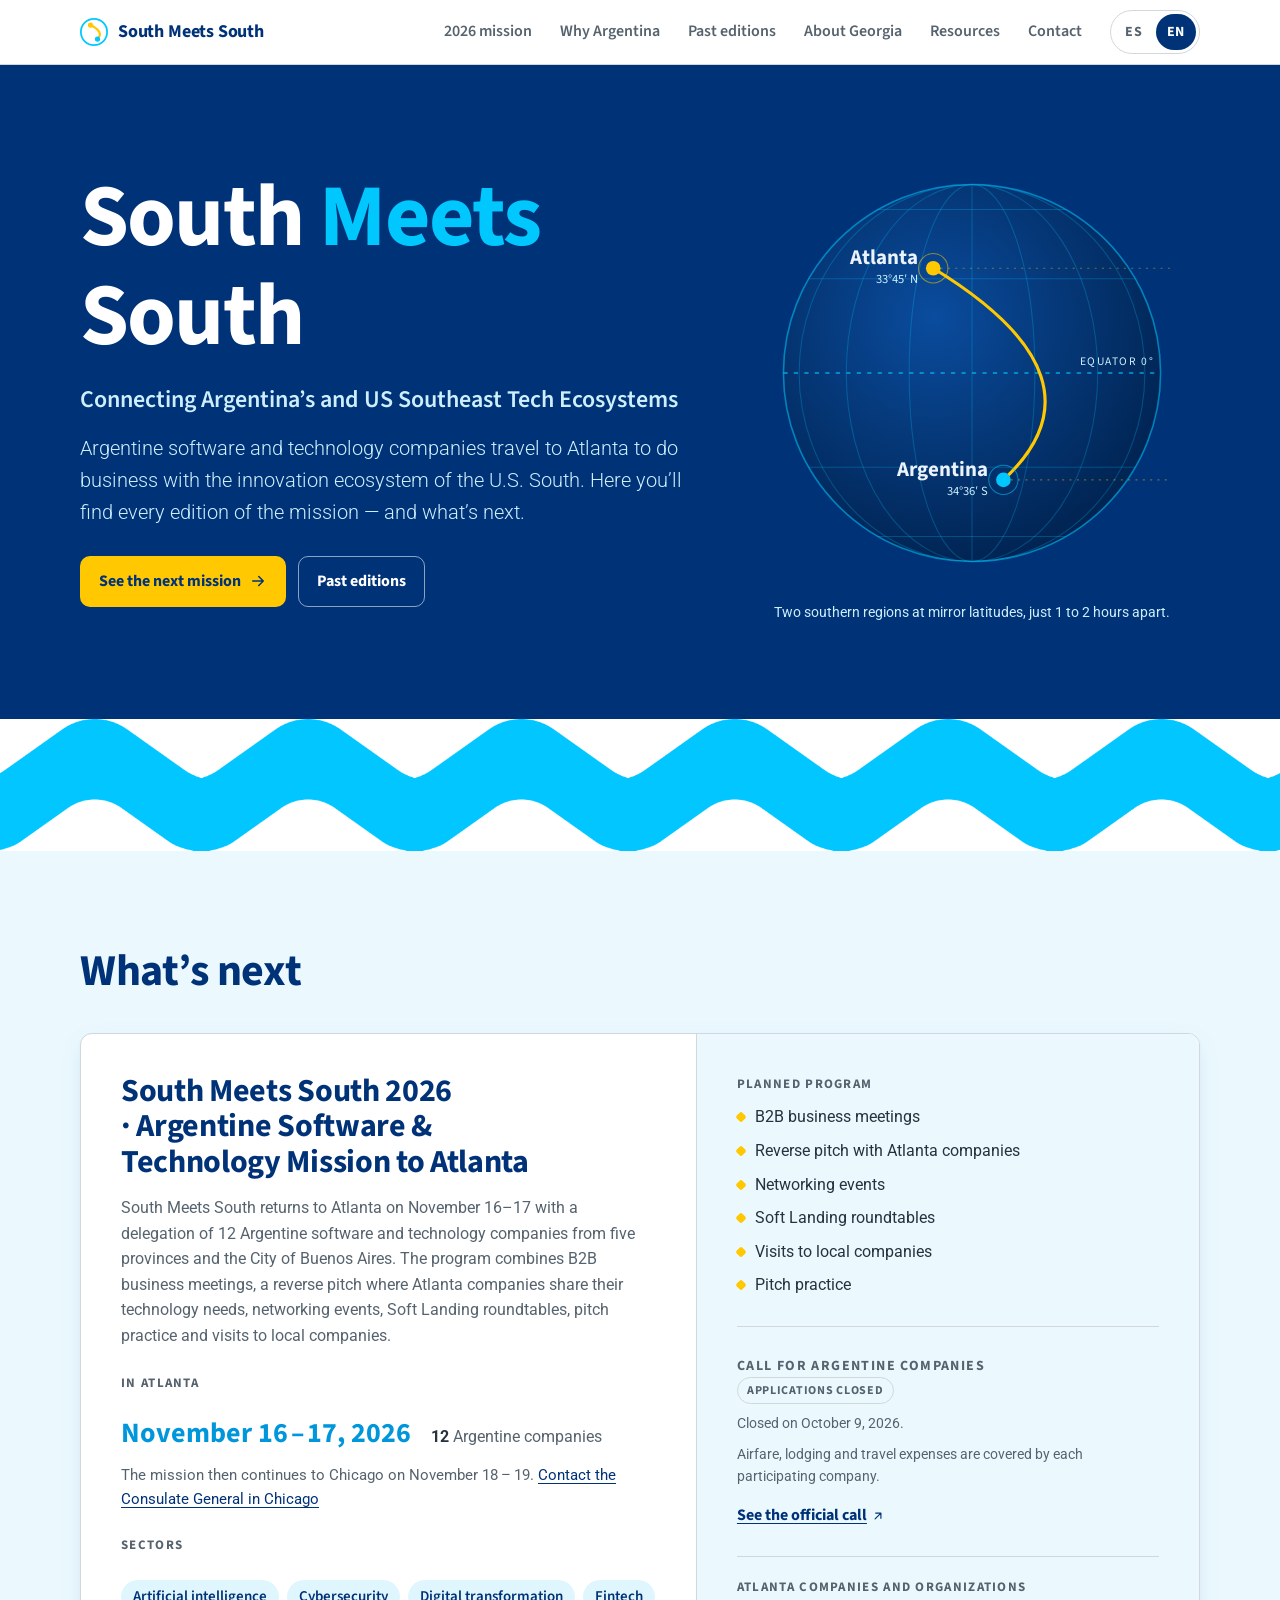
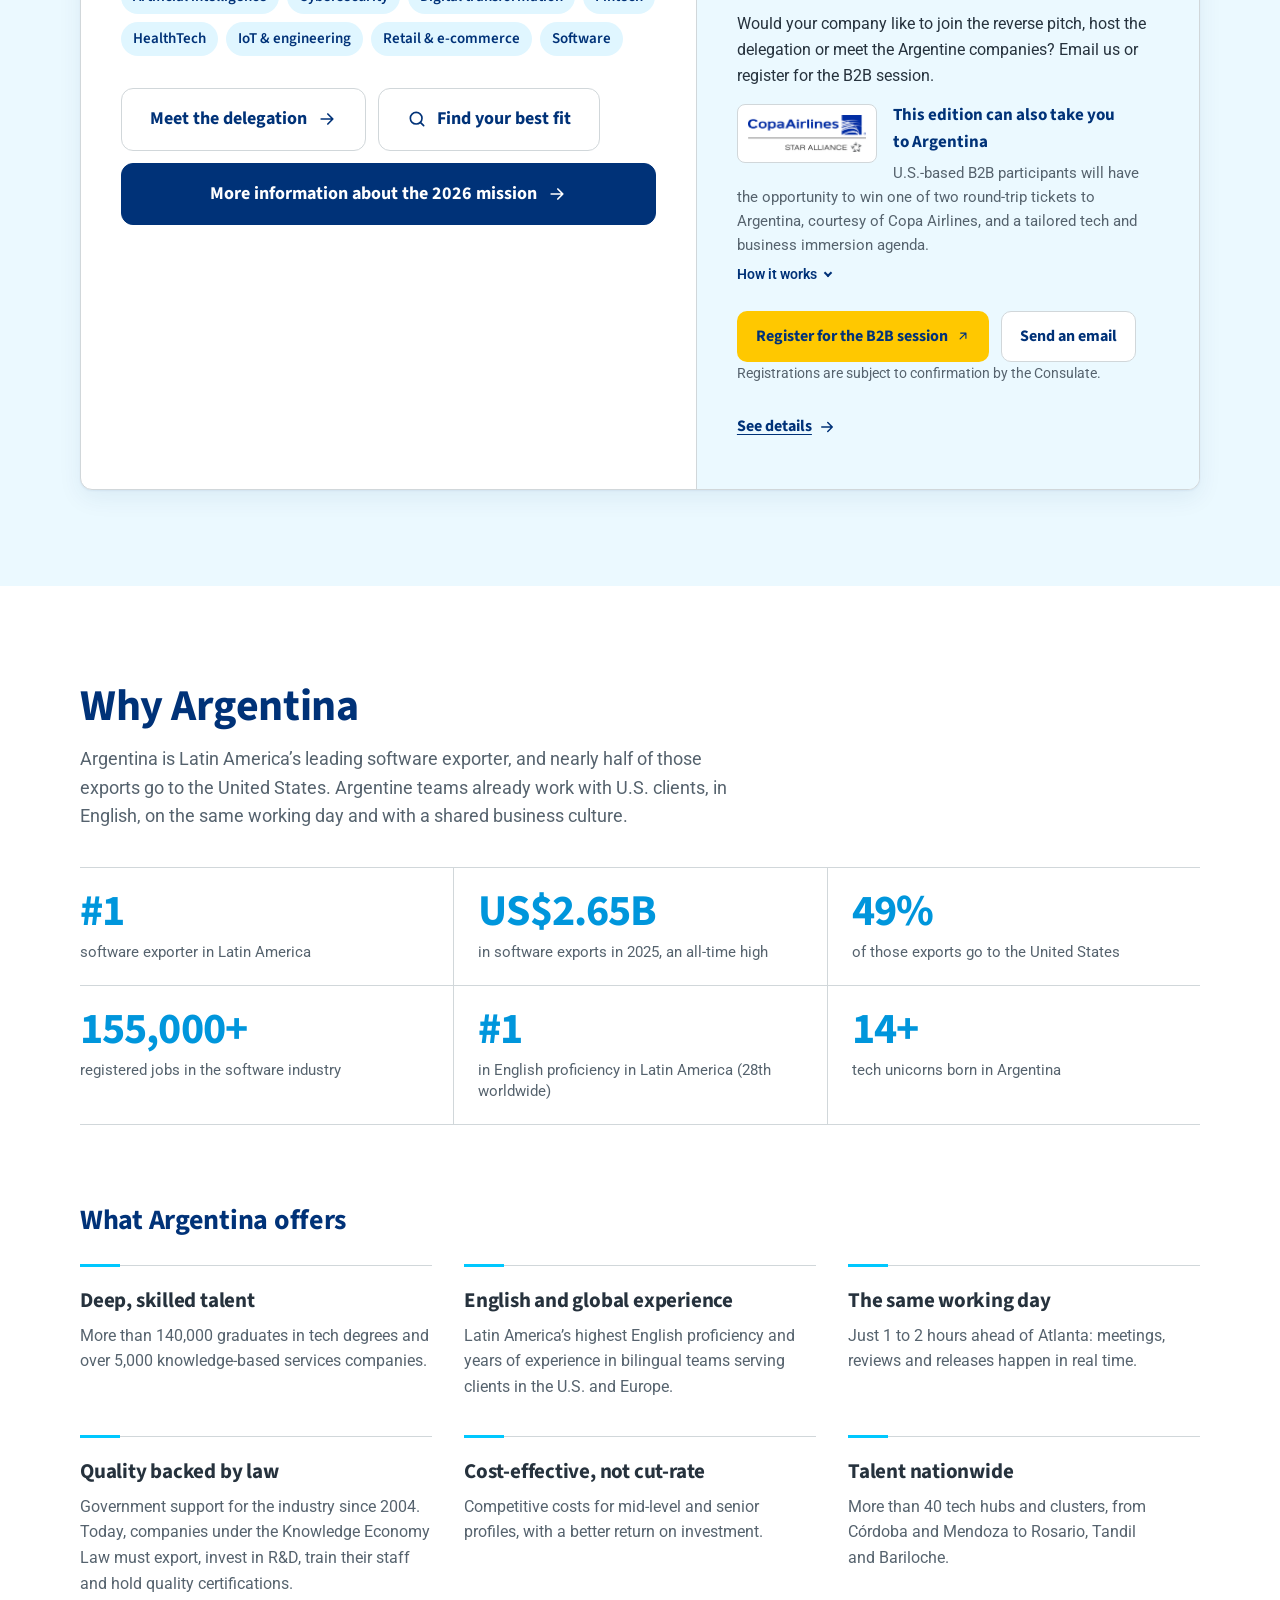
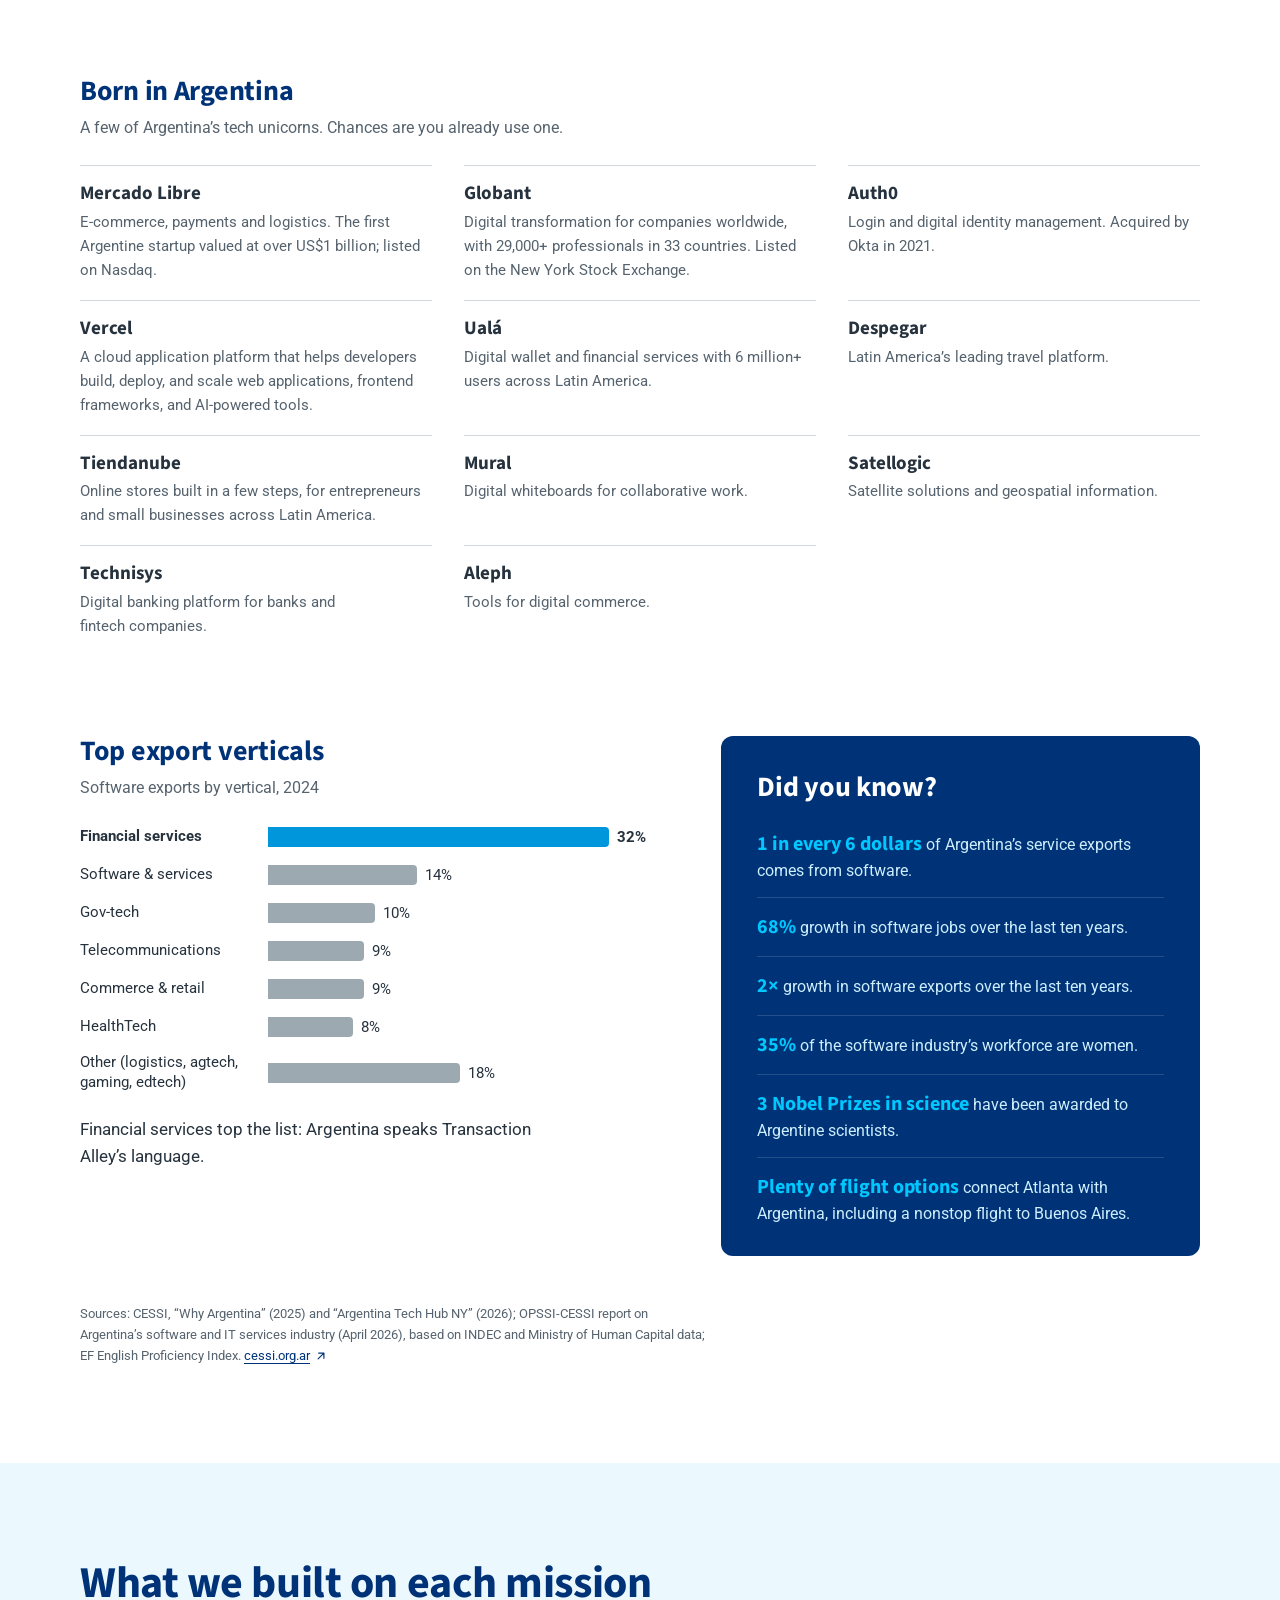
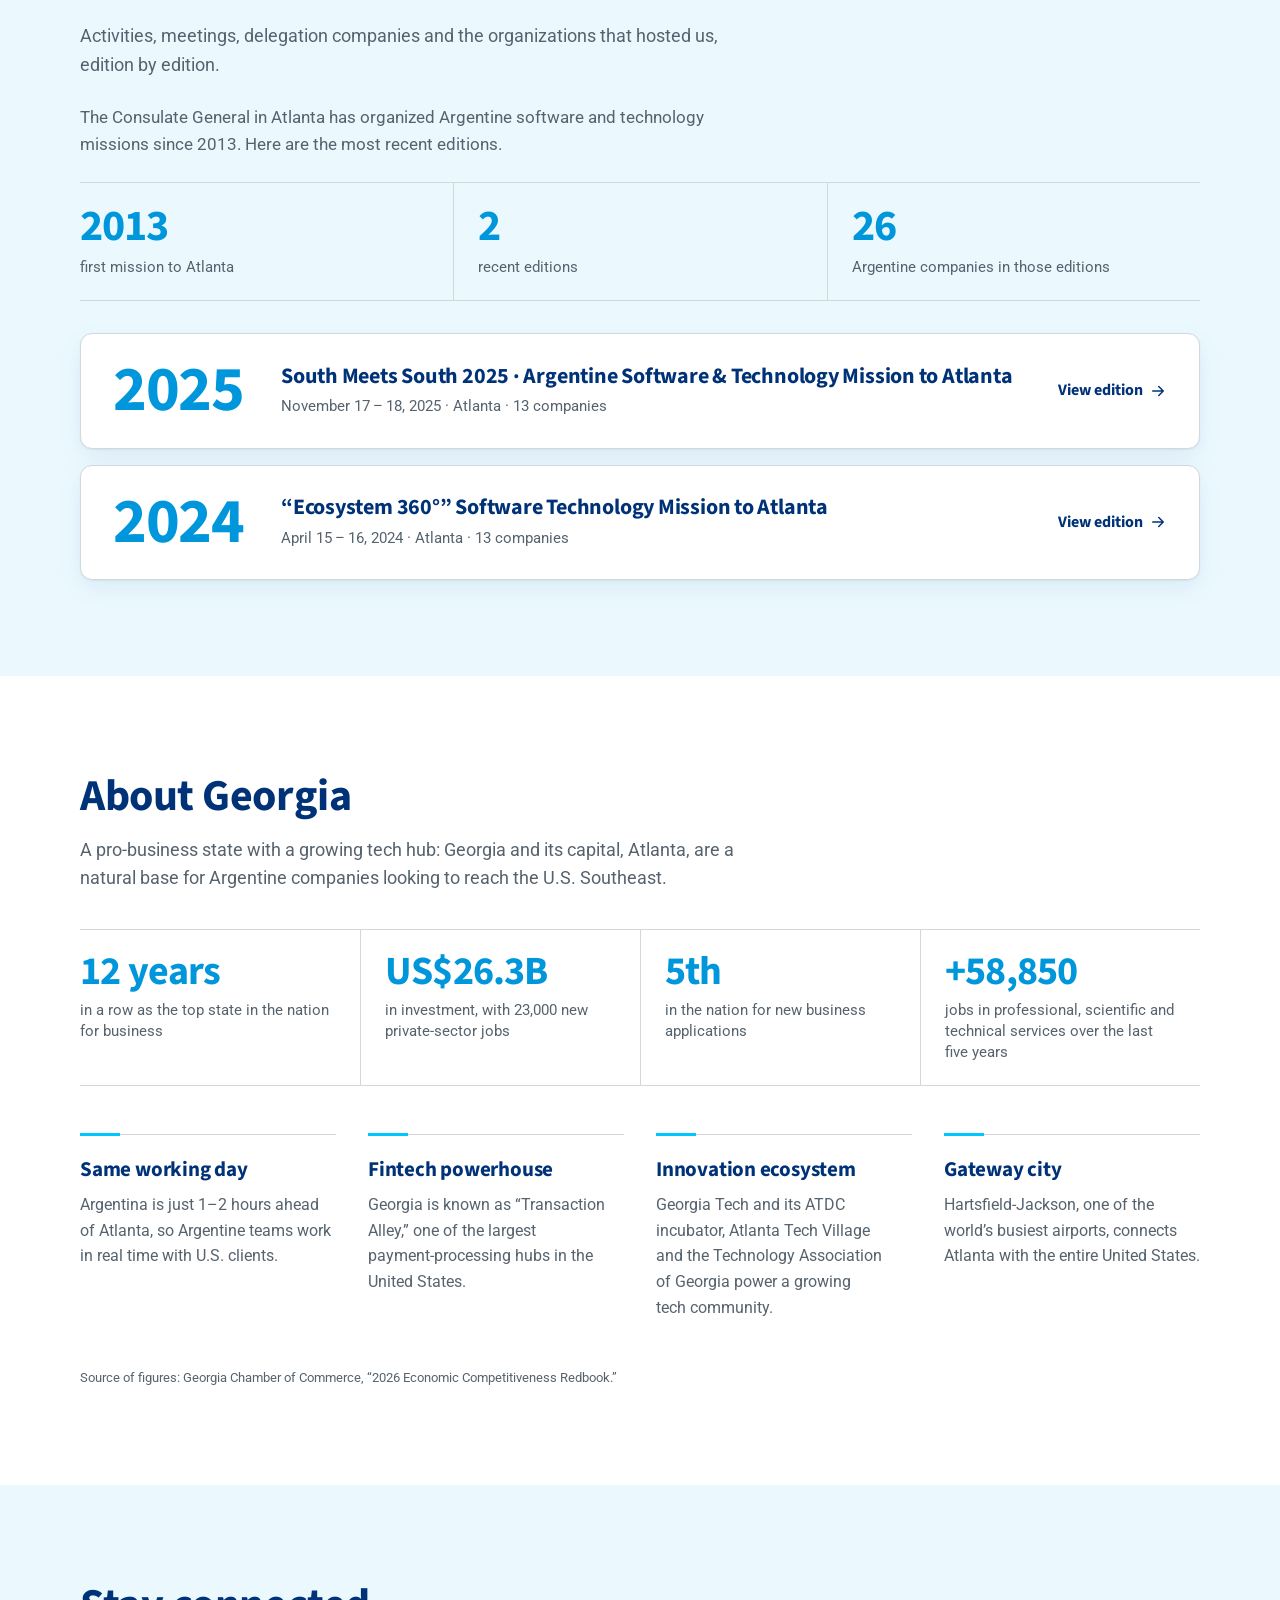
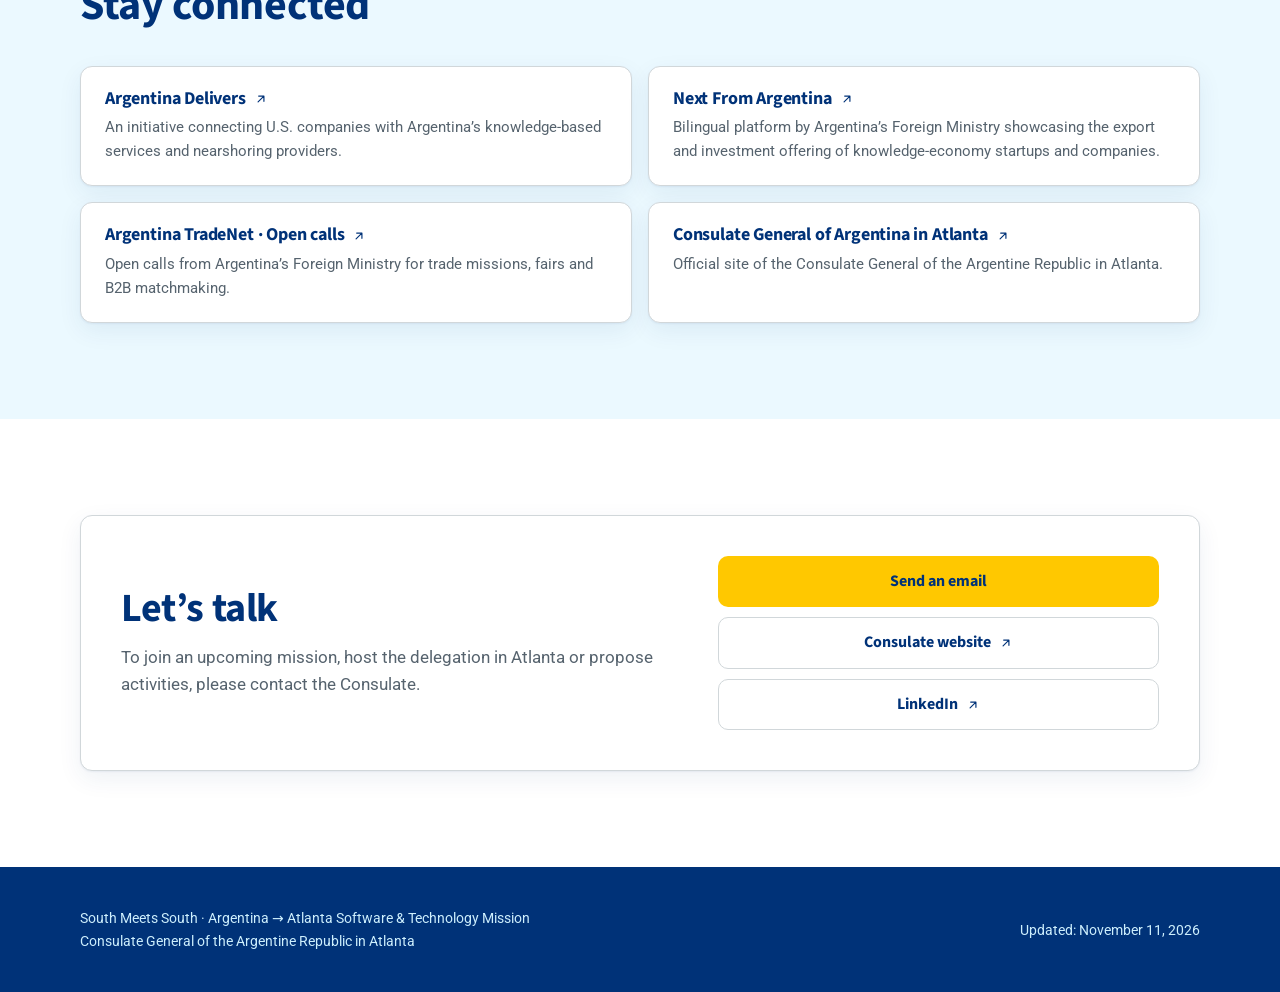
<file: public/index.html>
<!doctype html>
<html lang="es">
<head>
  <meta charset="utf-8">
  <meta name="viewport" content="width=device-width, initial-scale=1">
  <title>South Meets South · Misión de Software y Tecnología Argentina → Atlanta</title>
  <meta name="description" content="South Meets South: la misión de empresas argentinas de software y tecnología a Atlanta. Ediciones anteriores, próxima misión, empresas, anfitriones y resultados.">
  <meta name="theme-color" content="#003278">
  <meta property="og:title" content="South Meets South · Argentina → Atlanta">
  <meta property="og:description" content="Misión de empresas argentinas de software y tecnología a Atlanta: ediciones anteriores y próxima misión.">
  <meta property="og:type" content="website">
  <link rel="icon" href="img/favicon.svg" type="image/svg+xml">
  <link rel="preconnect" href="https://fonts.googleapis.com">
  <link rel="preconnect" href="https://fonts.gstatic.com" crossorigin>
  <link href="https://fonts.googleapis.com/css2?family=Roboto:wght@300;400;700&family=Source+Sans+3:wght@400;600;700&display=swap" rel="stylesheet">
  <link rel="stylesheet" href="css/styles.css">
  <link rel="stylesheet" href="css/marca-pais.css">
</head>
<body data-page="home">
  <a class="skip-link" href="#main" data-i18n="skip">Ir al contenido</a>
  <div id="draft-banner" class="draft-banner" hidden></div>

  <header class="site-header">
    <div class="container header-inner">
      <a class="brand" href="index.html">
        <svg width="28" height="28" viewBox="0 0 32 32" aria-hidden="true"><circle cx="16" cy="16" r="15" fill="none" stroke="#74acdf" stroke-width="2"/><path d="M20 24 Q 28 16 12 8" fill="none" stroke="#f2b01e" stroke-width="2.5" stroke-linecap="round"/><circle cx="12" cy="8" r="3" fill="#f2b01e"/><circle cx="20" cy="24" r="3" fill="#74acdf"/></svg>
        South Meets South
      </a>
      <button class="menu-toggle" type="button" aria-expanded="false" aria-controls="main-nav"><svg width="20" height="20" viewBox="0 0 24 24" fill="none" stroke="currentColor" stroke-width="2" stroke-linecap="round" aria-hidden="true"><path d="M4 7h16M4 12h16M4 17h16"/></svg><span class="visually-hidden" data-i18n="menu">Menú</span></button>
      <nav id="main-nav" class="main-nav" aria-label="Principal">
        <ul>
          <li><a data-home-anchor="proxima" href="#proxima" data-i18n="nav_next">Próxima misión</a></li>
          <li><a data-home-anchor="argentina" href="#argentina" data-i18n="nav_argentina">Por qué Argentina</a></li>
          <li><a data-home-anchor="ediciones" href="#ediciones" data-i18n="nav_editions">Ediciones anteriores</a></li>
          <li><a data-home-anchor="atlanta" href="#atlanta" data-i18n="nav_why">Por qué Atlanta</a></li>
          <li><a data-home-anchor="recursos" href="#recursos" data-i18n="nav_resources">Recursos</a></li>
          <li><a data-home-anchor="contacto" href="#contacto" data-i18n="nav_contact">Contacto</a></li>
        </ul>
      </nav>
      <div class="lang-switch" role="group" aria-label="Idioma / Language">
        <button type="button" data-lang="es" aria-pressed="true">ES</button>
        <button type="button" data-lang="en" aria-pressed="false">EN</button>
      </div>
    </div>
  </header>

  <main id="main">
    <section id="hero" class="hero"></section>

    <section id="proxima" class="section">
      <div class="container">
        <div class="section-head">
          <h2 data-i18n="next_title">Lo que viene</h2>
        </div>
        <div id="proxima-body"></div>
      </div>
    </section>

    <section id="argentina" class="section">
      <div class="container" id="argentina-body"></div>
    </section>

    <section id="ediciones" class="section">
      <div class="container">
        <div class="section-head">
          <h2 data-i18n="past_title">Lo que construimos en cada misión</h2>
          <p data-i18n="past_lead"></p>
        </div>
        <div id="ediciones-body"></div>
      </div>
    </section>

    <section id="atlanta" class="section">
      <div class="container">
        <div class="section-head">
          <h2 data-i18n="why_title"></h2>
          <p data-i18n="why_lead"></p>
        </div>
        <div id="atlanta-body"></div>
      </div>
    </section>

    <section id="recursos" class="section">
      <div class="container">
        <div class="section-head">
          <h2 data-i18n="resources_title"></h2>
        </div>
        <div id="recursos-body"></div>
      </div>
    </section>

    <section id="contacto" class="section">
      <div class="container" id="contacto-body"></div>
    </section>

    <noscript><div class="container" style="padding:48px 16px">Este sitio necesita JavaScript para mostrar su contenido. · This site needs JavaScript to display its content.</div></noscript>
  </main>

  <footer id="footer" class="site-footer"></footer>

  <script src="data/sitio.js"></script>
  <script src="data/ediciones.js"></script>
  <script src="js/app.js"></script>
</body>
</html>
</file>
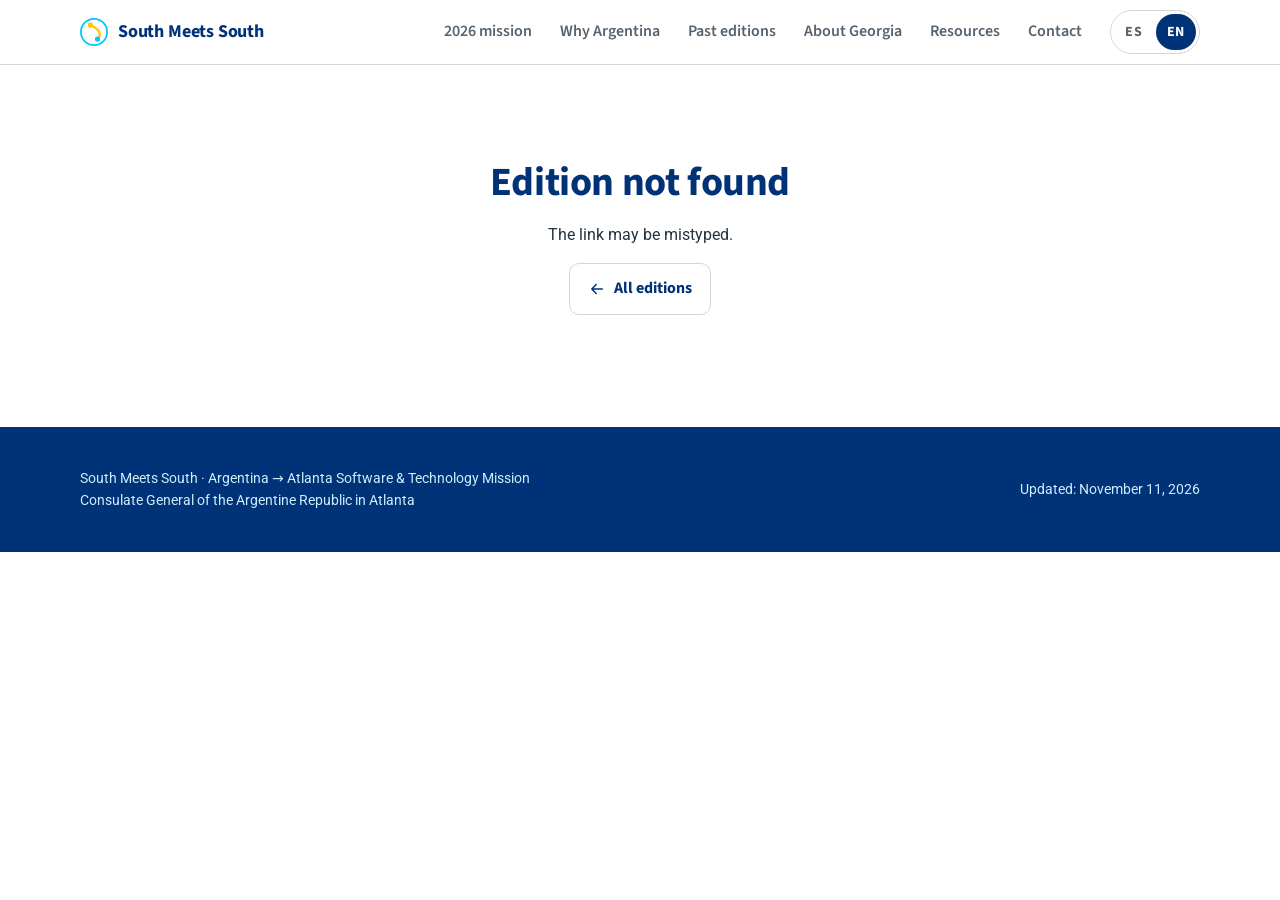
<file: public/edicion.html>
<!doctype html>
<html lang="es">
<head>
  <meta charset="utf-8">
  <meta name="viewport" content="width=device-width, initial-scale=1">
  <title>Edición · South Meets South</title>
  <meta name="description" content="Detalle de una edición de South Meets South, la misión de empresas argentinas de software y tecnología a Atlanta.">
  <meta name="theme-color" content="#003278">
  <meta property="og:title" content="South Meets South · Argentina → Atlanta">
  <meta property="og:description" content="Una edición de la misión de empresas argentinas de software y tecnología a Atlanta: agenda, empresas, anfitriones y resultados.">
  <meta property="og:type" content="website">
  <link rel="icon" href="img/favicon.svg" type="image/svg+xml">
  <link rel="preconnect" href="https://fonts.googleapis.com">
  <link rel="preconnect" href="https://fonts.gstatic.com" crossorigin>
  <link href="https://fonts.googleapis.com/css2?family=Roboto:wght@300;400;700&family=Source+Sans+3:wght@400;600;700&display=swap" rel="stylesheet">
  <link rel="stylesheet" href="css/styles.css">
  <link rel="stylesheet" href="css/marca-pais.css">
</head>
<body data-page="edicion">
  <a class="skip-link" href="#main" data-i18n="skip">Ir al contenido</a>
  <div id="draft-banner" class="draft-banner" hidden></div>

  <header class="site-header">
    <div class="container header-inner">
      <a class="brand" href="index.html">
        <svg width="28" height="28" viewBox="0 0 32 32" aria-hidden="true"><circle cx="16" cy="16" r="15" fill="none" stroke="#74acdf" stroke-width="2"/><path d="M20 24 Q 28 16 12 8" fill="none" stroke="#f2b01e" stroke-width="2.5" stroke-linecap="round"/><circle cx="12" cy="8" r="3" fill="#f2b01e"/><circle cx="20" cy="24" r="3" fill="#74acdf"/></svg>
        South Meets South
      </a>
      <button class="menu-toggle" type="button" aria-expanded="false" aria-controls="main-nav"><svg width="20" height="20" viewBox="0 0 24 24" fill="none" stroke="currentColor" stroke-width="2" stroke-linecap="round" aria-hidden="true"><path d="M4 7h16M4 12h16M4 17h16"/></svg><span class="visually-hidden" data-i18n="menu">Menú</span></button>
      <nav id="main-nav" class="main-nav" aria-label="Principal">
        <ul>
          <li><a data-home-anchor="proxima" href="index.html#proxima" data-i18n="nav_next">Próxima misión</a></li>
          <li><a data-home-anchor="argentina" href="index.html#argentina" data-i18n="nav_argentina">Por qué Argentina</a></li>
          <li><a data-home-anchor="ediciones" href="index.html#ediciones" data-i18n="nav_editions">Ediciones anteriores</a></li>
          <li><a data-home-anchor="atlanta" href="index.html#atlanta" data-i18n="nav_why">Por qué Atlanta</a></li>
          <li><a data-home-anchor="recursos" href="index.html#recursos" data-i18n="nav_resources">Recursos</a></li>
          <li><a data-home-anchor="contacto" href="index.html#contacto" data-i18n="nav_contact">Contacto</a></li>
        </ul>
      </nav>
      <div class="lang-switch" role="group" aria-label="Idioma / Language">
        <button type="button" data-lang="es" aria-pressed="true">ES</button>
        <button type="button" data-lang="en" aria-pressed="false">EN</button>
      </div>
    </div>
  </header>

  <main id="main">
    <noscript><div class="container" style="padding:48px 16px">Este sitio necesita JavaScript para mostrar su contenido. · This site needs JavaScript to display its content.</div></noscript>
  </main>

  <footer id="footer" class="site-footer"></footer>

  <script src="data/sitio.js"></script>
  <script src="data/ediciones.js"></script>
  <script src="js/app.js"></script>
</body>
</html>
</file>
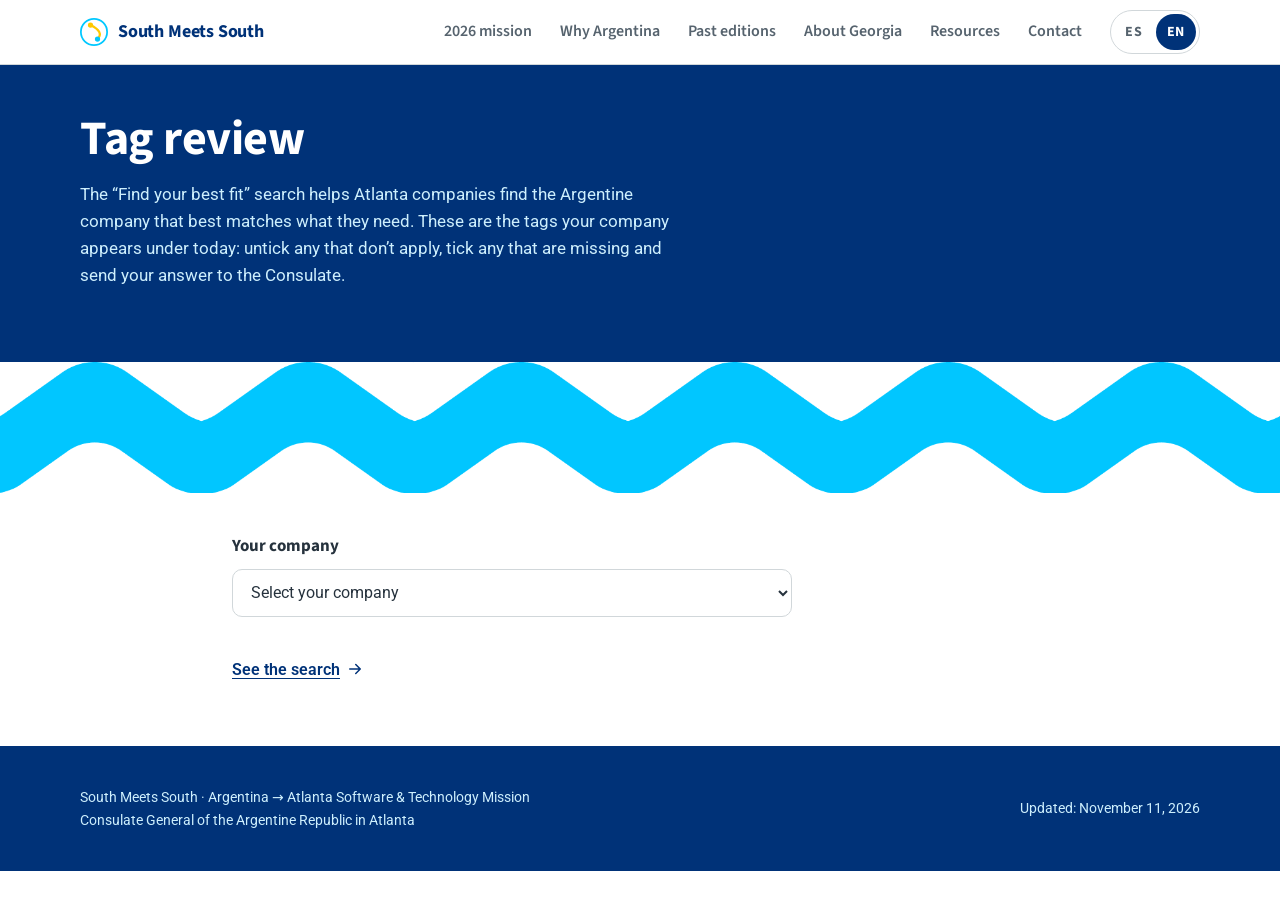
<file: public/validar.html>
<!doctype html>
<html lang="es">
<head>
  <meta charset="utf-8">
  <meta name="viewport" content="width=device-width, initial-scale=1">
  <title>Validación de etiquetas · South Meets South</title>
  <meta name="robots" content="noindex, nofollow">
  <meta name="description" content="Formulario para que las empresas de la delegación revisen sus etiquetas del buscador de South Meets South.">
  <meta name="theme-color" content="#003278">
  <meta property="og:title" content="South Meets South · Argentina → Atlanta">
  <meta property="og:description" content="Una edición de la misión de empresas argentinas de software y tecnología a Atlanta: agenda, empresas, anfitriones y resultados.">
  <meta property="og:type" content="website">
  <link rel="icon" href="img/favicon.svg" type="image/svg+xml">
  <link rel="preconnect" href="https://fonts.googleapis.com">
  <link rel="preconnect" href="https://fonts.gstatic.com" crossorigin>
  <link href="https://fonts.googleapis.com/css2?family=Roboto:wght@300;400;700&family=Source+Sans+3:wght@400;600;700&display=swap" rel="stylesheet">
  <link rel="stylesheet" href="css/styles.css">
  <link rel="stylesheet" href="css/marca-pais.css">
</head>
<body data-page="validar">
  <a class="skip-link" href="#main" data-i18n="skip">Ir al contenido</a>
  <div id="draft-banner" class="draft-banner" hidden></div>

  <header class="site-header">
    <div class="container header-inner">
      <a class="brand" href="index.html">
        <svg width="28" height="28" viewBox="0 0 32 32" aria-hidden="true"><circle cx="16" cy="16" r="15" fill="none" stroke="#74acdf" stroke-width="2"/><path d="M20 24 Q 28 16 12 8" fill="none" stroke="#f2b01e" stroke-width="2.5" stroke-linecap="round"/><circle cx="12" cy="8" r="3" fill="#f2b01e"/><circle cx="20" cy="24" r="3" fill="#74acdf"/></svg>
        South Meets South
      </a>
      <button class="menu-toggle" type="button" aria-expanded="false" aria-controls="main-nav"><svg width="20" height="20" viewBox="0 0 24 24" fill="none" stroke="currentColor" stroke-width="2" stroke-linecap="round" aria-hidden="true"><path d="M4 7h16M4 12h16M4 17h16"/></svg><span class="visually-hidden" data-i18n="menu">Menú</span></button>
      <nav id="main-nav" class="main-nav" aria-label="Principal">
        <ul>
          <li><a data-home-anchor="proxima" href="index.html#proxima" data-i18n="nav_next">Próxima misión</a></li>
          <li><a data-home-anchor="argentina" href="index.html#argentina" data-i18n="nav_argentina">Por qué Argentina</a></li>
          <li><a data-home-anchor="ediciones" href="index.html#ediciones" data-i18n="nav_editions">Ediciones anteriores</a></li>
          <li><a data-home-anchor="atlanta" href="index.html#atlanta" data-i18n="nav_why">Por qué Atlanta</a></li>
          <li><a data-home-anchor="recursos" href="index.html#recursos" data-i18n="nav_resources">Recursos</a></li>
          <li><a data-home-anchor="contacto" href="index.html#contacto" data-i18n="nav_contact">Contacto</a></li>
        </ul>
      </nav>
      <div class="lang-switch" role="group" aria-label="Idioma / Language">
        <button type="button" data-lang="es" aria-pressed="true">ES</button>
        <button type="button" data-lang="en" aria-pressed="false">EN</button>
      </div>
    </div>
  </header>

  <main id="main">
    <noscript><div class="container" style="padding:48px 16px">Este sitio necesita JavaScript para mostrar su contenido. · This site needs JavaScript to display its content.</div></noscript>
  </main>

  <footer id="footer" class="site-footer"></footer>

  <script src="data/sitio.js"></script>
  <script src="data/ediciones.js"></script>
  <script src="js/app.js"></script>
</body>
</html>
</file>
<file: public/css/styles.css>
/* South Meets South · estilos del sitio */

:root {
  --bg: #f5f8fc;
  --surface: #ffffff;
  --surface-2: #edf3fa;
  --ink: #0e1b2c;
  --ink-2: #4a5a70;
  --line: #dbe4ef;
  --celeste: #4e95d9;
  --celeste-ink: #1d5c9e;
  --celeste-soft: #e2effb;
  --sol: #f2b01e;
  --sol-ink: #7a5000;
  --sol-soft: #fdf2d6;
  --danger: #b3261e;
  --navy: #0b1a2c;
  --navy-2: #12273f;
  --on-navy: #eaf2fb;
  --on-navy-2: #a9bdd3;
  --shadow: 0 1px 2px rgba(14, 27, 44, 0.06), 0 8px 24px rgba(14, 27, 44, 0.06);
  --radius: 14px;
  --radius-sm: 8px;
  --font-display: "Bricolage Grotesque", "Inter", system-ui, sans-serif;
  --font-body: "Inter", system-ui, -apple-system, "Segoe UI", sans-serif;
  --max: 1120px;
  --gutter: 16px;
  --focus: var(--celeste-ink);
  /* Curvas de movimiento (también en app.js): salida fuerte, cambio en pantalla, panel tipo iOS. */
  --ease-out: cubic-bezier(0.23, 1, 0.32, 1);
  --ease-in-out: cubic-bezier(0.77, 0, 0.175, 1);
  --ease-drawer: cubic-bezier(0.32, 0.72, 0, 1);
  color-scheme: light;
}

@media (prefers-color-scheme: dark) {
  :root:not([data-theme="light"]) {
    --bg: #0a131f;
    --surface: #101c2b;
    --surface-2: #152539;
    --ink: #e9f0f8;
    --ink-2: #9db0c5;
    --line: #22364d;
    --celeste: #74acdf;
    --celeste-ink: #8fc2ef;
    --celeste-soft: #13304b;
    --sol: #f6b40e;
    --sol-ink: #f7c853;
    --sol-soft: #33290f;
    --danger: #ff9d94;
    --navy: #07101b;
    --navy-2: #0e1e31;
    --shadow: 0 1px 2px rgba(0, 0, 0, 0.3), 0 8px 24px rgba(0, 0, 0, 0.25);
    color-scheme: dark;
  }
}

:root[data-theme="dark"] {
  --bg: #0a131f;
  --surface: #101c2b;
  --surface-2: #152539;
  --ink: #e9f0f8;
  --ink-2: #9db0c5;
  --line: #22364d;
  --celeste: #74acdf;
  --celeste-ink: #8fc2ef;
  --celeste-soft: #13304b;
  --sol: #f6b40e;
  --sol-ink: #f7c853;
  --sol-soft: #33290f;
  --danger: #ff9d94;
  --navy: #07101b;
  --navy-2: #0e1e31;
  --shadow: 0 1px 2px rgba(0, 0, 0, 0.3), 0 8px 24px rgba(0, 0, 0, 0.25);
  color-scheme: dark;
}

@media (min-width: 720px) {
  :root { --gutter: 32px; }
}

*,
*::before,
*::after { box-sizing: border-box; }

html { scroll-behavior: smooth; scroll-padding-top: 80px; }
/* En la página de edición, el menú de secciones también queda fijo arriba. */
html:has(body[data-page="edicion"]) { scroll-padding-top: 128px; }
@media (prefers-reduced-motion: reduce) { html { scroll-behavior: auto; } }

body {
  margin: 0;
  background: var(--bg);
  color: var(--ink);
  font-family: var(--font-body);
  font-size: 16px;
  line-height: 1.6;
  -webkit-font-smoothing: antialiased;
  overflow-x: hidden;
}

img { max-width: 100%; display: block; }
a { color: var(--celeste-ink); text-underline-offset: 3px; }
a:hover { text-decoration-thickness: 2px; }
:focus-visible { outline: 3px solid var(--focus); outline-offset: 2px; border-radius: 4px; }
.hero, .ed-hero, .site-footer, dialog.lightbox, .meet-bar { --focus: var(--sol); }
::selection { background: color-mix(in srgb, var(--celeste) 32%, transparent); }

h1, h2, h3 {
  font-family: var(--font-display);
  line-height: 1.12;
  letter-spacing: -0.02em;
  margin: 0;
  text-wrap: balance;
}
p { text-wrap: pretty; }

.container {
  width: 100%;
  max-width: calc(var(--max) + 2 * var(--gutter));
  margin: 0 auto;
  padding: 0 var(--gutter);
}

.visually-hidden {
  position: absolute !important;
  width: 1px; height: 1px;
  overflow: hidden; clip: rect(0 0 0 0);
  white-space: nowrap;
}

.skip-link {
  position: absolute; left: 8px; top: -48px;
  background: var(--sol); color: #1a1200;
  padding: 8px 12px; border-radius: 6px; z-index: 100;
  font-weight: 600;
}
.skip-link:focus { top: 8px; }

/* ───────── Aviso de borrador ───────── */
.draft-banner {
  background: var(--sol);
  color: #241800;
  font-size: 14px;
  font-weight: 600;
  text-align: center;
  padding: 8px var(--gutter);
}

.verify-tag {
  display: inline-block;
  margin-left: 8px;
  padding: 1px 8px;
  border-radius: 999px;
  border: 1px dashed var(--sol-ink);
  color: var(--sol-ink);
  background: var(--sol-soft);
  font-size: 12px;
  font-weight: 600;
  letter-spacing: 0.02em;
  text-transform: uppercase;
  vertical-align: middle;
  white-space: nowrap;
}
.is-draft .needs-verify { outline: 1px dashed var(--sol); outline-offset: 3px; }

/* ───────── Encabezado ───────── */
.site-header {
  position: sticky; top: 0; z-index: 50;
  background: color-mix(in srgb, var(--navy) 92%, transparent);
  backdrop-filter: saturate(140%) blur(10px);
  -webkit-backdrop-filter: saturate(140%) blur(10px);
  border-bottom: 1px solid rgba(116, 172, 223, 0.18);
  color: var(--on-navy);
}
.header-inner {
  display: flex; align-items: center; gap: 16px;
  min-height: 64px;
}
.brand {
  display: inline-flex; align-items: center; gap: 10px;
  color: var(--on-navy); text-decoration: none;
  font-family: var(--font-display); font-weight: 700; font-size: 18px;
  letter-spacing: -0.01em;
  white-space: nowrap;
}
.brand svg { flex: none; }
.main-nav { margin-left: auto; }
.main-nav ul { list-style: none; display: flex; gap: 4px; margin: 0; padding: 0; }
.main-nav a {
  display: block; padding: 8px 12px; border-radius: 8px;
  color: var(--on-navy-2); text-decoration: none; font-size: 15px; font-weight: 500;
}
.main-nav a:hover { color: var(--on-navy); background: rgba(116, 172, 223, 0.12); }

.lang-switch {
  display: inline-flex; padding: 3px; gap: 2px;
  border: 1px solid rgba(116, 172, 223, 0.35); border-radius: 999px;
}
.lang-switch button {
  appearance: none; border: 0; cursor: pointer;
  background: transparent; color: var(--on-navy-2);
  font: 600 13px/1 var(--font-body); letter-spacing: 0.04em;
  min-width: 40px; min-height: 36px; padding: 0 10px; border-radius: 999px;
}
.lang-switch button[aria-pressed="true"] { background: var(--celeste); color: #06121f; }

.menu-toggle {
  display: none;
  appearance: none; border: 1px solid rgba(116, 172, 223, 0.35); background: transparent;
  color: var(--on-navy); border-radius: 8px; padding: 8px 10px; cursor: pointer;
  font: 600 14px/1 var(--font-body);
}

@media (max-width: 1100px) {
  .header-inner { gap: 10px; }
  .menu-toggle { display: inline-grid; place-items: center; margin-left: auto; width: 44px; height: 44px; padding: 0; }
  .lang-switch button { min-width: 44px; min-height: 38px; }
  .main-nav {
    position: absolute; left: 0; right: 0; top: 100%;
    background: var(--navy); border-bottom: 1px solid rgba(116, 172, 223, 0.18);
    display: none;
    /* Se descubre hacia abajo desde el encabezado, como una persiana; se cierra por el mismo camino. */
    clip-path: inset(0 0 100% 0);
    transition: clip-path 150ms var(--ease-out), display 150ms allow-discrete;
  }
  .main-nav.open { display: block; clip-path: inset(0 0 0 0); transition-duration: 200ms; }
  @starting-style { .main-nav.open { clip-path: inset(0 0 100% 0); } }
  .main-nav ul { flex-direction: column; padding: 8px var(--gutter) 16px; }
  .main-nav a { padding: 12px; font-size: 16px; }
}

@media (max-width: 420px) {
  .brand { font-size: 16px; gap: 8px; }
  .brand svg { width: 24px; height: 24px; }
}
@media (max-width: 359px) {
  .lang-switch button { min-width: 36px; padding: 0 6px; }
}

/* ───────── Hero ───────── */
.hero {
  background:
    radial-gradient(1200px 500px at 85% 20%, rgba(78, 149, 217, 0.22), transparent 60%),
    radial-gradient(800px 400px at 0% 100%, rgba(242, 176, 30, 0.10), transparent 60%),
    var(--navy);
  color: var(--on-navy);
  padding: 56px 0 64px;
  overflow: hidden;
}
.hero-grid {
  display: grid; gap: 32px; align-items: center;
  grid-template-columns: 1fr;
}
@media (min-width: 900px) {
  .hero { padding: 88px 0 96px; }
  .hero-grid { grid-template-columns: 1.15fr 0.85fr; gap: 48px; }
}
.hero h1 {
  font-size: clamp(44px, 9vw, 88px);
  font-weight: 800;
  letter-spacing: -0.035em;
}
.hero h1 .accent { color: var(--celeste); }
.hero-tagline {
  margin: 18px 0 0; max-width: 26em;
  font-family: var(--font-display); font-weight: 600; line-height: 1.3;
  font-size: clamp(19px, 2.4vw, 24px); color: var(--on-navy);
}
.hero-lead {
  font-size: clamp(17px, 2.2vw, 20px);
  color: var(--on-navy-2);
  max-width: 34em;
  margin: 16px 0 28px;
}
.hero-actions { display: flex; flex-wrap: wrap; gap: 12px; }

.btn {
  display: inline-flex; align-items: center; gap: 8px;
  padding: 12px 18px; border-radius: 10px;
  font-weight: 600; font-size: 15px; text-decoration: none;
  border: 1px solid transparent; cursor: pointer;
  transition: transform 160ms var(--ease-out), background-color 150ms ease;
}
.btn:hover { text-decoration: none; }
@media (hover: hover) and (pointer: fine) {
  .btn:hover { transform: translateY(-1px); }
}
.btn-primary { background: var(--sol); color: #1d1300; }
.btn-primary:hover { background: #ffc23a; }
.btn-ghost { border-color: rgba(116, 172, 223, 0.45); color: var(--on-navy); }
.btn-ghost:hover { background: rgba(116, 172, 223, 0.12); }
.btn-outline { border-color: var(--line); color: var(--ink); background: var(--surface); }
.btn-outline:hover { border-color: var(--celeste); }

.countdown {
  display: inline-flex; align-items: center; gap: 10px;
  margin: 28px 0 0; padding: 8px 14px 8px 10px;
  border-radius: 999px;
  background: rgba(116, 172, 223, 0.12);
  border: 1px solid rgba(116, 172, 223, 0.3);
  font-size: 14px; font-weight: 600; color: var(--on-navy);
}
.countdown .dot { flex: none; width: 8px; height: 8px; border-radius: 50%; background: var(--sol); }

.hero-art { position: relative; max-width: 440px; width: 100%; margin: 0 auto; }
.hero-art svg { width: 100%; height: auto; display: block; }
.hero-art .route {
  stroke-dasharray: 520; stroke-dashoffset: 520;
  animation: draw 2.2s 0.3s ease-out forwards;
}
@keyframes draw { to { stroke-dashoffset: 0; } }
.hero-art figcaption {
  text-align: center; font-size: 14px; color: var(--on-navy-2); margin-top: 8px;
}
@media (prefers-reduced-motion: reduce) {
  .hero-art .route { animation: none; stroke-dashoffset: 0; }
}

/* ───────── Secciones ───────── */
.section { padding: 64px 0; }
.section + .section { border-top: 1px solid var(--line); }
@media (min-width: 900px) { .section { padding: 96px 0; } }
.section-head { max-width: 760px; margin-bottom: 36px; }
.section-head h2 { font-size: clamp(30px, 4.4vw, 44px); font-weight: 700; }
.section-head p { color: var(--ink-2); font-size: 18px; margin: 14px 0 0; max-width: 68ch; }

.card {
  background: var(--surface);
  border: 1px solid var(--line);
  border-radius: var(--radius);
  box-shadow: var(--shadow);
}

.chips { display: flex; flex-wrap: wrap; gap: 8px; list-style: none; padding: 0; margin: 0; }
.chip {
  display: inline-block; padding: 5px 12px; border-radius: 999px;
  background: var(--celeste-soft); color: var(--celeste-ink);
  font-size: 14px; font-weight: 500;
}

.label {
  font-size: 12px; font-weight: 700; letter-spacing: 0.08em; text-transform: uppercase;
  color: var(--ink-2); margin: 0 0 10px;
}

/* ───────── Próxima misión ───────── */
.next {
  display: grid; gap: 0; overflow: hidden;
  grid-template-columns: 1fr;
}
@media (min-width: 900px) { .next { grid-template-columns: 1.1fr 0.9fr; } }
.next-main { padding: 28px; }
.next-side { padding: 28px; background: var(--surface-2); border-top: 1px solid var(--line); }
@media (min-width: 900px) {
  .next-main { padding: 40px; }
  .next-side { padding: 40px; border-top: 0; border-left: 1px solid var(--line); }
}
.next-main h3 { font-size: clamp(24px, 3vw, 32px); font-weight: 700; margin-bottom: 14px; }
.next-main p { color: var(--ink-2); margin: 0 0 24px; }

.next-when { display: flex; flex-wrap: wrap; align-items: baseline; gap: 6px 20px; margin: 0 0 12px; }
.next-dates { font-family: var(--font-display); font-weight: 700; font-size: clamp(22px, 2.6vw, 28px); line-height: 1.2; color: var(--celeste-ink); }
.next-count { color: var(--ink-2); font-size: 16px; }
.next-count strong { color: var(--ink); }
.next-main .next-actions { margin: 32px 0 0; display: flex; flex-wrap: wrap; gap: 12px; }
.next-main .next-actions .btn { padding: 16px 28px; font-size: 18px; gap: 10px; border-radius: 12px; }
.next-main .next-actions .btn svg { width: 20px; height: 20px; }
.next-more { margin: 20px 0 0; }
/* Botón a lo ancho hacia la página de la misión. */
.next-main .next-more-info { margin: 12px 0 0; }
.next-main .next-more-info .btn { width: 100%; justify-content: center; padding: 16px 28px; font-size: 18px; gap: 10px; border-radius: 12px; text-align: center; }
@media (max-width: 560px) { .next-main .next-more-info .btn { padding: 14px 20px; } }
.next-main .next-more-info .btn svg { width: 20px; height: 20px; }
.link-arrow { display: inline-flex; align-items: center; gap: 6px; min-height: 44px; font-weight: 600; }

.program { list-style: none; padding: 0; margin: 0 0 28px; display: grid; gap: 8px; }
.program li { display: flex; gap: 10px; align-items: baseline; }
.program li::before {
  content: ""; flex: none; width: 8px; height: 8px; border-radius: 2px;
  background: var(--sol); transform: translateY(-1px) rotate(45deg);
}

.call { border-top: 1px solid var(--line); padding-top: 20px; margin-bottom: 20px; }
.call-status { display: flex; align-items: center; gap: 8px; font-weight: 600; }
.call-status .pill {
  font-size: 12px; font-weight: 700; text-transform: uppercase; letter-spacing: 0.06em;
  padding: 3px 9px; border-radius: 999px;
}
.pill-open { background: #d9f5e3; color: #0f5a2c; }
.pill-closed { background: var(--surface-2); color: var(--ink-2); border: 1px solid var(--line); }
.call p { margin: 8px 0 0; color: var(--ink-2); font-size: 14px; }
.call a { display: inline-flex; align-items: center; gap: 4px; min-height: 40px; font-size: 15px; font-weight: 600; }

.hosts-cta { border-top: 1px solid var(--line); padding-top: 20px; }
.next-main .legs-note { color: var(--ink-2); font-size: 15px; margin: 0 0 24px; }
.hosts-cta p { margin: 0 0 14px; }

/* ───────── Ediciones ───────── */
.stats {
  display: grid; grid-template-columns: repeat(auto-fit, minmax(160px, 1fr));
  margin: 0 0 32px; border-block: 1px solid var(--line);
}
.stat { display: flex; flex-direction: column-reverse; justify-content: flex-end; gap: 8px; padding: 22px 24px 22px 0; }
.stat + .stat { border-left: 1px solid var(--line); padding-left: 24px; }
.stat dd {
  margin: 0; font-family: var(--font-display); font-weight: 700; line-height: 1;
  font-size: clamp(34px, 4.4vw, 44px); color: var(--celeste-ink); font-variant-numeric: lining-nums;
}
.stat dt { color: var(--ink-2); font-size: 15px; line-height: 1.4; }
@media (max-width: 560px) {
  .stats { grid-template-columns: 1fr; }
  .stat { flex-direction: row-reverse; justify-content: flex-end; align-items: baseline; gap: 16px; padding: 14px 0; }
  .stat + .stat { border-left: 0; border-top: 1px solid var(--line); padding-left: 0; }
  .stat dd { flex: none; min-width: 96px; font-size: 32px; }
}

.editions { list-style: none; margin: 0; padding: 0; display: grid; gap: 16px; }
.edition-card {
  display: grid; gap: 16px; align-items: center;
  grid-template-columns: 1fr;
  padding: 24px; text-decoration: none; color: inherit;
  transition: border-color 150ms ease, transform 160ms var(--ease-out);
}
.edition-card:hover { border-color: var(--celeste); text-decoration: none; }
@media (hover: hover) and (pointer: fine) {
  .edition-card:hover { transform: translateY(-2px); }
}
@media (min-width: 760px) {
  .edition-card { grid-template-columns: 140px 1fr auto; gap: 28px; padding: 28px 32px; }
}
.edition-year {
  font-family: var(--font-display); font-weight: 800; line-height: 0.9;
  font-size: 64px; letter-spacing: -0.04em; color: var(--celeste);
}
.edition-card h3 { font-size: 22px; font-weight: 700; margin-bottom: 6px; }
.edition-meta { color: var(--ink-2); font-size: 15px; margin: 0; }
.edition-go {
  display: inline-flex; align-items: center; gap: 6px;
  font-weight: 600; color: var(--celeste-ink); white-space: nowrap;
}

/* ───────── Por qué Atlanta / Recursos ───────── */
.why-list { list-style: none; margin: 0; padding: 0; display: grid; gap: 36px 32px; grid-template-columns: 1fr; }
@media (min-width: 640px) { .why-list { grid-template-columns: repeat(2, 1fr); } }
@media (min-width: 1000px) { .why-list { grid-template-columns: repeat(4, 1fr); } }
.why { position: relative; padding-top: 22px; border-top: 1px solid var(--line); }
.why::before { content: ""; position: absolute; top: -2px; left: 0; width: 40px; height: 3px; background: var(--celeste); }
.why h3, .why h4 { font-family: var(--font-display); font-size: 21px; font-weight: 700; line-height: 1.2; letter-spacing: -0.01em; margin: 0 0 10px; text-wrap: balance; }
@media (min-width: 1000px) { .why-list.cols-3 { grid-template-columns: repeat(3, 1fr); } }
.why p { margin: 0; color: var(--ink-2); font-size: 16px; }

.grid-2 { display: grid; gap: 16px; grid-template-columns: 1fr; }
@media (min-width: 760px) { .grid-2 { grid-template-columns: repeat(2, 1fr); } }
.resource { padding: 22px 24px; display: block; color: inherit; text-decoration: none; }
a.resource:hover { border-color: var(--celeste); text-decoration: none; }
.resource h3 { font-size: 18px; font-weight: 700; margin-bottom: 6px; display: flex; align-items: center; gap: 8px; }
.resource p { margin: 0; color: var(--ink-2); font-size: 15px; }

.contact { padding: 32px; display: grid; gap: 24px; grid-template-columns: 1fr; }
@media (min-width: 860px) { .contact { grid-template-columns: 1.3fr 1fr; padding: 40px; align-items: center; } }
.contact h2 { font-size: clamp(28px, 4vw, 40px); }
.contact p { color: var(--ink-2); margin: 12px 0 0; font-size: 17px; }
.contact-links { display: grid; gap: 10px; }
.contact-links .btn { justify-content: center; }

/* ───────── Pie ───────── */
.site-footer {
  background: var(--navy); color: var(--on-navy-2);
  padding: 40px 0; font-size: 14px;
}
.footer-inner { display: flex; flex-wrap: wrap; gap: 12px 24px; justify-content: space-between; align-items: center; }
.site-footer a { color: var(--on-navy); }

/* ───────── Página de edición ───────── */
.ed-hero {
  background:
    radial-gradient(900px 400px at 90% 0%, rgba(78, 149, 217, 0.22), transparent 60%),
    var(--navy);
  color: var(--on-navy);
  padding: 32px 0 48px;
}
@media (min-width: 900px) { .ed-hero { padding: 48px 0 72px; } }
.back-link { display: inline-flex; align-items: center; gap: 6px; min-height: 44px; color: var(--on-navy-2); text-decoration: none; font-size: 15px; font-weight: 500; }
.back-link:hover { color: var(--on-navy); }
.ed-year {
  font-family: var(--font-display); font-weight: 800; letter-spacing: -0.05em; line-height: 0.85;
  font-size: clamp(88px, 18vw, 180px); color: var(--celeste);
  margin: 28px 0 8px;
}
.ed-hero h1 { font-size: clamp(28px, 4.6vw, 48px); font-weight: 700; max-width: 22em; }
.ed-when { display: flex; flex-wrap: wrap; gap: 8px 12px; align-items: center; margin-top: 20px; color: var(--on-navy-2); }
.ed-when .chip { background: rgba(116, 172, 223, 0.16); color: var(--on-navy); }
.ed-other { margin: 14px 0 0; color: var(--on-navy-2); font-size: 15px; }
.ed-other a { color: var(--on-navy); }
.internal-note {
  margin: 24px 0 0; padding: 12px 16px; border-radius: var(--radius-sm);
  border: 1px dashed var(--sol-ink); background: var(--sol-soft); color: var(--sol-ink); font-size: 14px;
}
.context { font-size: 17px; color: var(--ink-2); max-width: 68ch; margin: -12px 0 24px; }
.status-badge {
  font-size: 12px; font-weight: 700; letter-spacing: 0.06em; text-transform: uppercase;
  padding: 4px 10px; border-radius: 999px; background: var(--sol); color: #1d1300;
}
.status-badge.done { background: rgba(116, 172, 223, 0.2); color: var(--on-navy); }

.ed-stats { padding-top: 40px; }
.ed-stats .stats { margin: 0; }

.ed-nav {
  position: sticky; top: 64px; z-index: 40;
  background: color-mix(in srgb, var(--bg) 92%, transparent);
  backdrop-filter: blur(8px); -webkit-backdrop-filter: blur(8px);
  border-bottom: 1px solid var(--line);
  margin-top: 32px;
}
.ed-nav ul {
  list-style: none; margin: 0; padding: 0;
  display: flex; gap: 4px; overflow-x: auto; scrollbar-width: none;
}
.ed-nav ul::-webkit-scrollbar { display: none; }
/* En pantallas angostas el menú se desliza: el borde se desvanece para indicar que hay más. */
@media (max-width: 999px) {
  .ed-nav ul { padding-right: 32px; -webkit-mask-image: linear-gradient(to right, #000 calc(100% - 40px), transparent); mask-image: linear-gradient(to right, #000 calc(100% - 40px), transparent); }
}
@media (min-width: 1000px) { .ed-nav ul { flex-wrap: wrap; overflow: visible; } }
.ed-nav a {
  display: block; padding: 14px 12px; white-space: nowrap;
  color: var(--ink-2); text-decoration: none; font-weight: 500; font-size: 15px;
  border-bottom: 2px solid transparent;
}
.ed-nav a:hover, .ed-nav a.active { color: var(--ink); border-bottom-color: var(--celeste); }

.ed-section { padding: 48px 0 8px; }
.ed-section h2 { font-size: clamp(24px, 3.4vw, 32px); font-weight: 700; margin-bottom: 20px; }
.ed-summary { font-size: 19px; line-height: 1.65; max-width: 68ch; margin: 0 0 24px; }
.note { color: var(--ink-2); font-size: 15px; margin: -8px 0 18px; }
.empty {
  padding: 18px 20px; border-radius: var(--radius-sm);
  border: 1px dashed var(--line); color: var(--ink-2); background: var(--surface);
}

.agenda { list-style: none; margin: 0; padding: 0; position: relative; }
.agenda li {
  display: grid; gap: 4px 24px; grid-template-columns: 1fr;
  padding: 18px 0 18px 24px; position: relative;
  border-left: 2px solid var(--line);
}
.agenda li::before {
  content: ""; position: absolute; left: -7px; top: 24px;
  width: 12px; height: 12px; border-radius: 50%;
  background: var(--surface); border: 2px solid var(--celeste);
}
@media (min-width: 760px) {
  .agenda li { grid-template-columns: 180px 1fr; padding-left: 32px; }
}
.agenda-when { color: var(--celeste-ink); font-weight: 600; font-size: 15px; }
.agenda h3 { font-family: var(--font-body); font-size: 18px; font-weight: 600; letter-spacing: 0; line-height: 1.35; }
.agenda p { margin: 4px 0 0; color: var(--ink-2); max-width: 68ch; }
.agenda .place { display: inline-flex; gap: 6px; align-items: center; margin-top: 6px; font-size: 14px; color: var(--ink-2); }

.cards { display: grid; gap: 14px; grid-template-columns: 1fr; list-style: none; margin: 0; padding: 0; }
@media (min-width: 600px) { .cards { grid-template-columns: repeat(2, 1fr); } }
@media (min-width: 960px) { .cards { grid-template-columns: repeat(3, 1fr); } }
.org { padding: 20px; display: flex; flex-direction: column; gap: 6px; }
.org h3 { font-family: var(--font-body); font-size: 17px; font-weight: 700; letter-spacing: 0; line-height: 1.3; }
.org .sector { color: var(--celeste-ink); font-size: 14px; font-weight: 600; }
.org p { margin: 0; color: var(--ink-2); font-size: 15px; }
.org .kind {
  align-self: flex-start;
  font-size: 12px; font-weight: 700; letter-spacing: 0.06em; text-transform: uppercase;
  color: var(--ink-2); background: var(--surface-2); padding: 3px 8px; border-radius: 6px;
}
.org .org-actions { margin-top: auto; padding-top: 8px; display: flex; flex-wrap: wrap; align-items: center; gap: 10px 18px; }
.org a.web { display: inline-flex; align-items: center; gap: 4px; min-height: 40px; font-size: 14px; font-weight: 600; }
.more-info {
  font: inherit; font-size: 14px; font-weight: 600; line-height: 1;
  color: var(--celeste-ink); background: var(--celeste-soft);
  border: 1px solid transparent; border-radius: 999px; min-height: 40px; padding: 0 16px; cursor: pointer;
}
.more-info:hover { border-color: var(--celeste); }

/* ───────── Buscador de la delegación ───────── */
/* Panel liso arriba de la lista: no es una tarjeta, así las empresas no quedan dentro de otra. */
.finder { margin: 0 0 24px; padding-top: 24px; border-top: 1px solid var(--line); }
.finder h3 { font-size: clamp(22px, 2.6vw, 28px); font-weight: 700; margin: 0 0 6px; }
.finder-lead { margin: 0 0 20px; color: var(--ink-2); max-width: 62ch; }
.finder-search label, .finder-label {
  display: block; margin: 0 0 8px; font-family: var(--font-display); font-size: 16px; font-weight: 700; color: var(--ink);
}
.finder-input { position: relative; display: block; max-width: 560px; }
.finder-input svg { position: absolute; left: 14px; top: 50%; transform: translateY(-50%); color: var(--ink-2); pointer-events: none; }
.finder-input input {
  width: 100%; min-height: 48px; padding: 10px 14px 10px 42px;
  font: inherit; font-size: 16px; color: var(--ink);
  background: var(--surface); border: 1px solid var(--line); border-radius: 10px;
}
.finder-input input::placeholder { color: var(--ink-2); opacity: 1; }
.finder-input input:hover { border-color: var(--celeste); }
.finder-group { margin-top: 22px; }
.finder-opts { display: flex; flex-wrap: wrap; gap: 8px; }
.opt {
  display: inline-flex; align-items: center; gap: 6px; min-height: 40px; padding: 8px 14px;
  font-family: var(--font-display); font-size: 15px; font-weight: 600; line-height: 1.2; text-align: left;
  color: var(--ink); background: var(--surface); border: 1px solid var(--line); border-radius: 999px; cursor: pointer;
}
.opt:hover { border-color: var(--celeste); }
.opt .tick { display: none; flex: none; }
.opt[aria-pressed="true"] { color: #ffffff; background: var(--navy); border-color: var(--navy); }
.opt[aria-pressed="true"] .tick { display: block; }
.finder-status {
  display: flex; flex-wrap: wrap; align-items: center; gap: 4px 16px;
  margin-top: 22px; padding-top: 16px; border-top: 1px solid var(--line);
}
.finder-status p { margin: 0; font-weight: 600; color: var(--ink); }
.finder-clear {
  min-height: 40px; padding: 0; font: inherit; font-weight: 600; color: var(--celeste-ink);
  background: none; border: 0; text-decoration: underline; text-underline-offset: 3px; cursor: pointer;
}
.cards > li[hidden], .finder-empty[hidden], .finder-b2b[hidden] { display: none; }
/* Registro a la sesión B2B: junto a los resultados cuando hay una búsqueda y en una franja al final de la lista. */
.finder-b2b { margin-left: auto; display: inline-flex; }
.b2b-band {
  display: flex; flex-wrap: wrap; align-items: center; justify-content: space-between; gap: 14px 24px;
  margin-top: 24px; padding: 20px 24px; border-radius: var(--radius); background: var(--celeste-soft);
}
.b2b-band-text { flex: 1 1 320px; max-width: 62ch; }
.b2b-band p { margin: 0; color: var(--ink-2); }
.b2b-band strong { display: block; margin-bottom: 2px; font-family: var(--font-display); font-size: 19px; color: var(--ink); }
.b2b-note { margin: 10px 0 0; font-size: 14px; color: var(--ink-2); }
/* Incentivo del B2B (pasajes de Copa Airlines): el logo del sponsor siempre sobre blanco, como los de las empresas. */
/* El texto rodea el logo y sigue debajo a todo el ancho, para que el botón de registro no quede lejos. */
.perk { display: flow-root; margin: 0 0 18px; }
.perk:not(.perk-compact) .perk-logo { float: left; width: 140px; margin: 2px 16px 6px 0; }
.perk-logo { display: flex; align-items: center; justify-content: center; padding: 10px; background: #ffffff; border: 1px solid var(--line); border-radius: var(--radius-sm); }
.perk-logo img { display: block; width: 100%; height: auto; }
.hosts-cta .perk p, .perk-text p { margin: 0; font-size: 15px; color: var(--ink-2); }
.hosts-cta .perk .perk-title, .perk-title { margin: 0 0 4px; font-family: var(--font-display); font-size: 17px; font-weight: 700; color: var(--heading); }
.perk-more summary { display: inline-flex; align-items: center; gap: 8px; min-height: 36px; font-size: 14px; font-weight: 600; color: var(--celeste-ink); cursor: pointer; list-style: none; }
.perk-more summary::-webkit-details-marker { display: none; }
.perk-more summary::after { content: ""; width: 6px; height: 6px; margin-top: -3px; border-right: 2px solid currentColor; border-bottom: 2px solid currentColor; transform: rotate(45deg); transition: transform 160ms var(--ease-out); }
.perk-more[open] summary::after { margin-top: 3px; transform: rotate(-135deg); }
.hosts-cta .perk-more p, .perk-more p { margin: 2px 0 0; font-size: 14px; }
.b2b-band .perk-compact { display: flex; align-items: center; gap: 12px; margin: 12px 0 0; font-size: 15px; color: var(--ink); }
.perk-compact .perk-logo { flex: none; width: 112px; padding: 6px 8px; }
@media (max-width: 480px) {
  .perk:not(.perk-compact) .perk-logo { float: none; width: 150px; margin: 0 0 10px; }
  .perk-compact .perk-logo { width: 84px; padding: 5px 6px; }
}
@media (max-width: 560px) {
  .finder-b2b { margin-left: 0; width: 100%; }
  .finder-b2b .btn, .b2b-band .btn { width: 100%; justify-content: center; }
}
.finder-empty { margin: 8px 0 0; color: var(--ink-2); }
/* Por qué coincide cada empresa. */
.org p.fit { display: flex; gap: 6px; align-items: flex-start; margin: 4px 0 2px; font-size: 14px; color: var(--ink); }
.org p.fit .tick { flex: none; margin-top: 2px; color: var(--celeste-ink); }
.org p.fit strong { color: var(--celeste-ink); }
.org p.fit[hidden] { display: none; }
/* En el celular, cada grupo ocupa dos filas que se deslizan de costado, de borde a borde. */
@media (max-width: 560px) {
  .finder-opts {
    display: grid; grid-auto-flow: column; grid-template-rows: repeat(2, auto); justify-content: start;
    gap: 8px; overflow-x: auto; overscroll-behavior-x: contain; scrollbar-width: none;
    margin-inline: calc(-1 * var(--gutter)); padding: 2px var(--gutter) 6px; scroll-padding-inline: var(--gutter);
  }
  .finder-opts::-webkit-scrollbar { display: none; }
  .opt { min-height: 44px; white-space: nowrap; }
}
.org .logo {
  height: 96px; margin-bottom: 8px; padding: 12px 20px;
  display: flex; align-items: center; justify-content: center;
  background: #ffffff; border: 1px solid var(--line); border-radius: var(--radius-sm);
}
/* Tope de ancho para que los logos horizontales no dominen frente a los cuadrados. */
.org .logo img { display: block; max-width: min(100%, 220px); max-height: 100%; width: auto; height: auto; object-fit: contain; }
.org .logo.dark { background: #121c2a; border-color: #121c2a; }
.org .logo.none {
  background: var(--surface-2); color: var(--ink-2);
  font-family: var(--font-display); font-size: 26px; font-weight: 700; letter-spacing: 0.04em;
}

.people { list-style: none; margin: 0; padding: 0; display: grid; gap: 12px; grid-template-columns: 1fr; }
@media (min-width: 640px) { .people { grid-template-columns: repeat(2, 1fr); } }
@media (min-width: 1000px) { .people { grid-template-columns: repeat(3, 1fr); } }
.person { padding: 18px 20px; display: flex; gap: 16px; align-items: center; }
.avatar {
  flex: none; width: 44px; height: 44px; border-radius: 50%;
  display: grid; place-items: center;
  background: var(--celeste-soft); color: var(--celeste-ink);
  font-weight: 700; font-family: var(--font-display);
}
.person strong { display: block; }
.person span { color: var(--ink-2); font-size: 15px; }
.person p { margin: 4px 0 0; color: var(--ink-2); font-size: 15px; }
.participate { max-width: 640px; }

.results { list-style: none; margin: 0; padding: 0; display: grid; gap: 10px; max-width: 72ch; }
.results li { display: flex; gap: 12px; align-items: flex-start; font-size: 17px; }
.results svg { flex: none; margin-top: 3px; color: var(--celeste-ink); }

.gallery { display: grid; gap: 10px; grid-template-columns: repeat(auto-fill, minmax(220px, 1fr)); }
.gallery figure { margin: 0; }
.gallery img { width: 100%; aspect-ratio: 4 / 3; object-fit: cover; border-radius: var(--radius-sm); background: var(--surface-2); }
.gallery figcaption { font-size: 13px; color: var(--ink-2); margin-top: 6px; }

/* Galería por momentos y visor de fotos */
.fold h2 { margin-bottom: 0; }
.fold-btn {
  display: inline-flex; align-items: center; gap: 14px; padding: 0; border: 0; background: none;
  font: inherit; color: inherit; letter-spacing: inherit; cursor: pointer; text-align: left;
}
.fold-inner { padding-top: 20px; }
.chev {
  display: inline-grid; place-items: center; flex: none; width: 34px; height: 34px; border-radius: 50%;
  border: 1px solid var(--line); color: var(--ink-2); transition: transform 200ms var(--ease-in-out), border-color 150ms ease, color 150ms ease;
}
.fold-btn[aria-expanded="true"] .chev, .gallery-group.is-open > summary .chev { transform: rotate(180deg); }
.fold-btn:hover .chev, .gallery-group > summary:hover .chev { border-color: var(--celeste); color: var(--celeste-ink); }
.fold-btn:focus-visible, .gallery-group > summary:focus-visible { outline-offset: 4px; border-radius: 6px; }
.gallery-groups { border-bottom: 1px solid var(--line); }
.gallery-group { border-top: 1px solid var(--line); }
.gallery-group > summary {
  display: flex; align-items: center; justify-content: space-between; gap: 16px;
  padding: 14px 0; list-style: none; cursor: pointer;
}
.gallery-group > summary::-webkit-details-marker { display: none; }
.gallery-group > summary h3 { font-size: 18px; font-weight: 600; margin: 0; }
.gallery-group > summary .chev { width: 30px; height: 30px; }
.gallery-group .gallery.photos { padding-bottom: 20px; }
.gallery.photos { list-style: none; margin: 0; padding: 0; grid-template-columns: repeat(auto-fill, minmax(220px, 1fr)); }
.gallery .photo {
  display: block; width: 100%; padding: 0; border: 0; background: none; cursor: zoom-in;
  border-radius: var(--radius-sm); overflow: hidden;
}
.gallery .photo img { width: 100%; height: auto; aspect-ratio: 4 / 3; object-fit: cover; border-radius: 0; transition: transform 250ms var(--ease-out); }
@media (hover: hover) and (pointer: fine) {
  .gallery .photo:hover img { transform: scale(1.03); }
}
.gallery-credit { margin: 20px 0 0; font-size: 14px; color: var(--ink-2); }
@media (max-width: 560px) {
  .gallery.photos { grid-template-columns: repeat(2, minmax(0, 1fr)); gap: 8px; }
  .gallery-group > summary h3 { font-size: 16px; }
}

html:has(dialog.lightbox[open]) { overflow: hidden; }
dialog.lightbox {
  width: 100vw; height: 100dvh; max-width: none; max-height: none; margin: 0; padding: 0; border: 0;
  background: rgba(3, 10, 20, 0.94); color: #ffffff; overflow: hidden;
}
dialog.lightbox::backdrop { background: rgba(3, 10, 20, 0.94); }
dialog.lightbox, dialog.lightbox::backdrop {
  transition: opacity 200ms var(--ease-out), overlay 200ms allow-discrete, display 200ms allow-discrete;
}
dialog.lightbox:not([open]), dialog.lightbox:not([open])::backdrop { opacity: 0; }
@starting-style {
  dialog.lightbox[open], dialog.lightbox[open]::backdrop { opacity: 0; }
}
.lightbox figure {
  height: 100%; margin: 0; padding: 56px 72px 20px;
  display: flex; flex-direction: column; align-items: center; justify-content: center; gap: 12px;
  touch-action: pan-y pinch-zoom; /* el gesto horizontal lo maneja el visor */
}
.lightbox img {
  max-width: 100%; max-height: calc(100dvh - 150px); width: auto; height: auto; border-radius: 6px;
  user-select: none; -webkit-user-drag: none;
}
.lightbox figcaption { max-width: 900px; text-align: center; font-size: 15px; line-height: 1.5; }
.lightbox .lb-count { display: block; margin-top: 4px; font-size: 13px; color: #b9cbe0; }
.lb-btn {
  position: absolute; display: grid; place-items: center; width: 48px; height: 48px; border-radius: 50%;
  border: 1px solid rgba(255, 255, 255, 0.3); background: rgba(255, 255, 255, 0.08); color: #ffffff; cursor: pointer;
}
.lb-btn:hover { background: rgba(255, 255, 255, 0.18); }
.lb-btn:focus-visible { outline: 3px solid #ffffff; outline-offset: 2px; }
.lb-prev { left: 14px; top: 50%; transform: translateY(-50%); }
.lb-next { right: 14px; top: 50%; transform: translateY(-50%); }
.lb-close { right: 14px; top: 14px; width: 44px; height: 44px; }
@media (max-width: 560px) {
  .lightbox figure { padding: 64px 12px 84px; }
  .lightbox img { max-height: calc(100dvh - 200px); }
  .lb-prev, .lb-next { top: auto; bottom: 18px; transform: none; }
  .lb-prev { left: calc(50% - 60px); }
  .lb-next { right: calc(50% - 60px); }
}

.press { list-style: none; margin: 0; padding: 0; display: grid; gap: 10px; }
.press .card {
  display: flex; gap: 18px; align-items: center;
  padding: 12px 20px 12px 12px; text-decoration: none; color: inherit;
}
.press-text { flex: 1; min-width: 0; }
/* Miniatura de la página enlazada, 16:9. */
.press-thumb {
  flex: none; display: block; width: 136px; height: auto; aspect-ratio: 16 / 9; object-fit: cover;
  border-radius: var(--radius-sm); background: var(--surface-2);
}
/* Borde fino: los logos sobre blanco no se pierden en la tarjeta blanca. */
img.press-thumb { outline: 1px solid var(--line); outline-offset: -1px; }
.press-thumb.none {
  display: grid; place-items: center; padding: 8px; text-align: center;
  font-family: var(--font-display); font-weight: 700; font-size: 14px; line-height: 1.2; color: var(--ink-2);
}
@media (max-width: 560px) {
  .press .card { gap: 12px; padding: 10px 14px 10px 10px; align-items: flex-start; }
  .press-thumb { width: 96px; }
  .press-thumb.none { font-size: 12px; padding: 4px; }
}
.press a:hover { border-color: var(--celeste); text-decoration: none; }
.press .t { font-weight: 600; line-height: 1.4; }
.press .m { color: var(--ink-2); font-size: 14px; margin-top: 2px; }
.lang-badge {
  flex: none; font-size: 12px; font-weight: 700; letter-spacing: 0.06em;
  padding: 3px 7px; border-radius: 6px; border: 1px solid var(--line); color: var(--ink-2);
}

.organizers { display: flex; flex-wrap: wrap; gap: 10px; list-style: none; margin: 0; padding: 0; }
.organizers li { padding: 12px 16px; font-weight: 500; }
.organizers li small { display: block; color: var(--ink-2); font-weight: 400; }
.organizers li.with-logo small { max-width: 300px; font-size: 14px; line-height: 1.4; }
.organizers li.with-logo { display: flex; flex-direction: column; justify-content: center; gap: 10px; padding: 20px 24px; }
.org-mark { display: block; }
/* aspect-ratio reserva el lugar del logo mientras carga (los logos miden unos 3,2–3,9 : 1). */
.org-mark img { display: block; height: 80px; width: auto; max-width: 100%; aspect-ratio: auto 16 / 5; }
.org-mark img.on-dark { display: none; }
@media (prefers-color-scheme: dark) {
  :root:not([data-theme="light"]) .org-mark img.on-light { display: none; }
  :root:not([data-theme="light"]) .org-mark img.on-dark { display: block; }
}
:root[data-theme="dark"] .org-mark img.on-light { display: none; }
:root[data-theme="dark"] .org-mark img.on-dark { display: block; }
@media (max-width: 560px) {
  .organizers li.with-logo { flex: 1 1 100%; }
  .org-mark img { height: auto; max-height: 68px; }
}

.pager { display: grid; gap: 12px; grid-template-columns: 1fr 1fr; padding: 56px 0 72px; }
.pager a { padding: 18px 20px; text-decoration: none; color: inherit; }
.pager a:hover { border-color: var(--celeste); }
.pager small { display: flex; align-items: center; gap: 4px; color: var(--ink-2); font-size: 13px; }
.pager .next-link small { justify-content: flex-end; }
.pager small svg { width: 14px; height: 14px; }
.pager strong { font-family: var(--font-display); font-size: 22px; }
.pager .next-link { text-align: right; grid-column: 2; }

.not-found { padding: 96px 0; text-align: center; }
.not-found h1 { font-size: 40px; margin-bottom: 16px; }

/* Ficha de empresa («Más información»), en un <dialog> */
html:has(dialog.ficha[open]) { overflow: hidden; }
dialog.ficha {
  width: min(760px, calc(100vw - 24px)); max-height: calc(100dvh - 32px);
  padding: 0; border: 1px solid var(--line); border-radius: var(--radius);
  background: var(--surface); color: var(--ink);
  box-shadow: 0 24px 60px rgba(0, 0, 0, 0.35);
  overflow: auto; overscroll-behavior: contain;
  transition:
    opacity 250ms var(--ease-out), transform 250ms var(--ease-out),
    overlay 250ms allow-discrete, display 250ms allow-discrete;
}
dialog.ficha::backdrop {
  background: rgba(7, 16, 27, 0.6);
  transition: opacity 250ms var(--ease-out), overlay 250ms allow-discrete, display 250ms allow-discrete;
}
dialog.ficha:not([open]) { opacity: 0; transform: scale(0.96); }
dialog.ficha:not([open])::backdrop { opacity: 0; }
@starting-style {
  dialog.ficha[open] { opacity: 0; transform: scale(0.96); }
  dialog.ficha[open]::backdrop { opacity: 0; }
}
.ficha-close {
  position: sticky; top: 10px; float: right; margin: 10px 10px 0 0; z-index: 1;
  display: grid; place-items: center; width: 40px; height: 40px; border-radius: 50%;
  border: 1px solid var(--line); background: var(--surface); color: var(--ink); cursor: pointer;
}
.ficha-close:hover { background: var(--surface-2); }
.ficha-body { padding: 28px 28px 24px; }
.ficha-head { display: flex; gap: 18px; align-items: center; padding-right: 36px; }
.ficha-head .logo {
  flex: none; width: 150px; height: 76px; padding: 10px 14px;
  display: flex; align-items: center; justify-content: center;
  background: #ffffff; border: 1px solid var(--line); border-radius: var(--radius-sm);
}
.ficha-head .logo img { display: block; max-width: 100%; max-height: 100%; width: auto; height: auto; }
.ficha-head .logo.dark { background: #121c2a; border-color: #121c2a; }
.ficha-head .logo.none { background: var(--surface-2); color: var(--ink-2); font-family: var(--font-display); font-size: 24px; font-weight: 700; }
.ficha-head h2 { font-size: 24px; line-height: 1.2; margin: 0 0 4px; }
.ficha-head .sector { display: block; color: var(--celeste-ink); font-size: 14px; font-weight: 600; }
.ficha-block { margin-top: 22px; }
.ficha-block h3 {
  margin: 0 0 8px; font-family: var(--font-body); font-size: 13px; font-weight: 700;
  letter-spacing: 0.08em; text-transform: uppercase; color: var(--ink-2);
}
.ficha-block p { margin: 0; }
.ficha-list { display: grid; gap: 4px; margin: 0; padding-left: 20px; }
.ficha-foot {
  display: flex; flex-wrap: wrap; gap: 12px; align-items: center;
  margin-top: 26px; padding-top: 18px; border-top: 1px solid var(--line);
}
@media (max-width: 560px) {
  dialog.ficha { width: calc(100vw - 16px); max-height: calc(100dvh - 16px); }
  .ficha-body { padding: 20px 18px; }
  .ficha-head { flex-direction: column; align-items: flex-start; gap: 12px; }
  .ficha-head .logo { width: 130px; height: 66px; }
}

/* ───────── Lista B2B («Quiero reunirme») ───────── */
.meet-btn {
  display: inline-flex; align-items: center; gap: 6px; min-height: 40px; padding: 0 14px;
  font: inherit; font-size: 14px; font-weight: 600; line-height: 1; cursor: pointer;
  color: var(--ink); background: var(--surface); border: 1px solid var(--line); border-radius: 999px;
}
.meet-btn:hover { border-color: var(--celeste); }
.meet-btn svg { flex: none; }
.meet-btn .tick, .meet-btn[aria-pressed="true"] .plus { display: none; }
.meet-btn[aria-pressed="true"] { color: #ffffff; background: var(--navy); border-color: var(--navy); }
.meet-btn[aria-pressed="true"] .tick { display: block; }
.ficha-foot .meet-btn { min-height: 48px; padding: 0 20px; font-size: 16px; }
.meet-bar {
  position: fixed; left: 0; right: 0; bottom: 0; z-index: 40;
  padding-bottom: env(safe-area-inset-bottom, 0px);
  background: var(--navy); color: var(--on-navy);
  border-top: 1px solid rgba(255, 255, 255, 0.16); box-shadow: 0 -8px 24px rgba(0, 0, 0, 0.18);
}
.meet-bar[hidden] { display: none; }
.meet-bar-inner { display: flex; flex-wrap: wrap; align-items: center; justify-content: space-between; gap: 10px 20px; padding-block: 12px; }
.meet-bar p { margin: 0; font-family: var(--font-display); font-size: 18px; font-weight: 700; }
body.has-meet-bar { padding-bottom: calc(80px + env(safe-area-inset-bottom, 0px)); }
.meet-dialog h2 { font-size: clamp(22px, 2.6vw, 28px); line-height: 1.2; margin: 0 48px 8px 0; }
.meet-intro { margin: 0; color: var(--ink-2); max-width: 62ch; }
.meet-list { list-style: none; margin: 0; padding: 0; display: grid; gap: 8px; }
.meet-list li {
  display: flex; align-items: center; justify-content: space-between; gap: 12px;
  padding: 4px 4px 4px 14px; border: 1px solid var(--line); border-radius: 10px; font-weight: 600;
}
.meet-remove {
  flex: none; display: grid; place-items: center; width: 44px; height: 44px; border-radius: 8px;
  color: var(--ink-2); background: none; border: 0; cursor: pointer;
}
.meet-remove:hover { color: var(--ink); background: var(--surface-2); }
.meet-remove svg { width: 18px; height: 18px; }
.meet-empty { margin: 0; color: var(--ink-2); }
.meet-step { display: grid; gap: 14px; margin-top: 24px; padding-top: 20px; border-top: 1px solid var(--line); }
.meet-step > p { margin: 0; max-width: 62ch; }
.meet-actions { display: flex; flex-wrap: wrap; gap: 12px; }
.meet-actions .btn:disabled { opacity: 0.5; cursor: not-allowed; }
.meet-form { display: grid; gap: 14px; }
.meet-done { margin: 0; color: var(--ink-2); }
.meet-text { width: 100%; padding: 10px 14px; font: inherit; font-size: 15px; color: var(--ink); background: var(--surface-2); border: 1px solid var(--line); border-radius: 10px; resize: vertical; }
.meet-done[hidden], .meet-text[hidden], .meet-empty[hidden] { display: none; }
@media (max-width: 560px) {
  .meet-bar-inner { padding-block: 10px; }
  .meet-bar p { font-size: 16px; }
  .meet-bar .btn { flex: 1 1 auto; justify-content: center; }
  body.has-meet-bar { padding-bottom: calc(124px + env(safe-area-inset-bottom, 0px)); }
}

/* ───────── Validación de etiquetas (validar.html) ───────── */
.val-lead { margin: 14px 0 0; max-width: 62ch; color: var(--on-navy-2); font-size: 17px; }
.val { padding-block: 40px 64px; max-width: 880px; }
.val-form, .val-done { display: grid; gap: 28px; margin-top: 28px; }
.val-form[hidden], .val-done[hidden], .val-error[hidden] { display: none; }
.val-field { display: grid; gap: 8px; }
.val-field label, .val-group legend { font-family: var(--font-display); font-size: 17px; font-weight: 700; color: var(--ink); }
.val-field select, .val-field input, .val-field textarea, .val-done textarea {
  width: 100%; max-width: 560px; min-height: 48px; padding: 10px 14px;
  font: inherit; font-size: 16px; color: var(--ink); background: var(--surface);
  border: 1px solid var(--line); border-radius: 10px;
}
.val-field textarea, .val-done textarea { max-width: none; resize: vertical; }
.val-field select:hover, .val-field input:hover, .val-field textarea:hover { border-color: var(--celeste); }
.val-field input[aria-invalid="true"] { border-color: var(--danger); }
.val-error { margin: 0; color: var(--danger); font-size: 15px; font-weight: 600; }
.val-company { display: flex; gap: 18px; align-items: center; padding-bottom: 20px; border-bottom: 1px solid var(--line); }
.val-company .logo {
  flex: none; width: 150px; height: 76px; padding: 10px 14px; display: flex; align-items: center; justify-content: center;
  background: #ffffff; border: 1px solid var(--line); border-radius: var(--radius-sm);
}
.val-company .logo img { display: block; max-width: 100%; max-height: 100%; width: auto; height: auto; }
.val-company .logo.dark { background: #121c2a; border-color: #121c2a; }
.val-company .logo.none { background: var(--surface-2); color: var(--ink-2); font-family: var(--font-display); font-size: 24px; font-weight: 700; }
.val-company h2 { font-size: 26px; line-height: 1.2; margin: 0 0 4px; }
.val-company .sector { display: block; color: var(--celeste-ink); font-size: 15px; font-weight: 700; }
.val-group { margin: 0; padding: 0; border: 0; min-width: 0; }
.val-group legend { padding: 0; margin-bottom: 2px; }
.val-help { margin: 0 0 12px; color: var(--ink-2); font-size: 15px; }
/* Casillas con forma de opción del buscador; la casilla real queda accesible para el teclado. */
.check-chip { position: relative; display: inline-flex; }
.check-chip input { position: absolute; opacity: 0; width: 1px; height: 1px; }
.check-chip span {
  display: inline-flex; align-items: center; gap: 6px; min-height: 40px; padding: 8px 14px; cursor: pointer;
  font-family: var(--font-display); font-size: 15px; font-weight: 600; line-height: 1.2;
  color: var(--ink); background: var(--surface); border: 1px solid var(--line); border-radius: 999px;
}
.check-chip span:hover { border-color: var(--celeste); }
.check-chip .tick { display: none; flex: none; }
.check-chip input:checked + span { color: #ffffff; background: var(--navy); border-color: var(--navy); }
.check-chip input:checked + span .tick { display: block; }
.check-chip input:focus-visible + span { outline: 3px solid var(--focus); outline-offset: 2px; }
.val-submit { display: flex; flex-wrap: wrap; align-items: center; gap: 12px 20px; padding-top: 20px; border-top: 1px solid var(--line); }
.val-summary { margin: 0; flex: 1 1 260px; font-weight: 600; color: var(--ink); }
.val-done h2 { font-size: clamp(22px, 2.6vw, 28px); margin: 0; }
.val-done p { margin: 0; color: var(--ink-2); max-width: 62ch; }
.val-done:focus { outline: none; }
.val-actions { display: flex; flex-wrap: wrap; gap: 12px; }
.val-see { margin: 40px 0 0; }
.val-see a { display: inline-flex; align-items: center; gap: 6px; font-weight: 600; }
@media (max-width: 560px) {
  .val .finder-opts { display: flex; flex-wrap: wrap; overflow: visible; margin-inline: 0; padding: 0; }
  .check-chip span { min-height: 44px; }
  .val-company { flex-direction: column; align-items: flex-start; gap: 12px; }
}

/* ───────── Por qué Argentina ───────── */
/* Cifras en tres columnas (dos en tableta, renglones en el celular). */
.stats.stats-3 { grid-template-columns: repeat(2, minmax(0, 1fr)); }
.stats.stats-3 .stat + .stat { border-left: 0; padding-left: 0; }
.stats.stats-3 .stat:nth-child(n + 3) { border-top: 1px solid var(--line); }
.stats.stats-3 .stat:nth-child(2n) { border-left: 1px solid var(--line); padding-left: 24px; }
@media (min-width: 900px) {
  .stats.stats-3 { grid-template-columns: repeat(3, minmax(0, 1fr)); }
  .stats.stats-3 .stat:nth-child(n) { border-left: 0; padding-left: 0; border-top: 0; }
  .stats.stats-3 .stat:nth-child(n + 4) { border-top: 1px solid var(--line); }
  .stats.stats-3 .stat:not(:nth-child(3n + 1)) { border-left: 1px solid var(--line); padding-left: 24px; }
}
@media (max-width: 560px) {
  .stats.stats-3 { grid-template-columns: 1fr; }
  .stats.stats-3 .stat:nth-child(n) { border-left: 0; padding-left: 0; }
  .stats.stats-3 .stat + .stat { border-top: 1px solid var(--line); }
  /* Valores largos («USD 2.651 M»): el número arriba y el texto debajo. */
  .stats.stats-3 .stat { flex-direction: column-reverse; align-items: flex-start; gap: 6px; }
}

/* ───────── Sobre Georgia ───────── */
/* Cuatro cifras: dos columnas en tableta, cuatro en escritorio, renglones en el celular. */
.stats.stats-4 { grid-template-columns: repeat(2, minmax(0, 1fr)); margin-bottom: 48px; }
.stats.stats-4 .stat + .stat { border-left: 0; padding-left: 0; }
.stats.stats-4 .stat:nth-child(n + 3) { border-top: 1px solid var(--line); }
.stats.stats-4 .stat:nth-child(2n) { border-left: 1px solid var(--line); padding-left: 24px; }
.stats.stats-4 .stat dd { font-size: clamp(32px, 3.6vw, 40px); }
@media (min-width: 1000px) {
  .stats.stats-4 { grid-template-columns: repeat(4, minmax(0, 1fr)); }
  .stats.stats-4 .stat:nth-child(n) { border-top: 0; }
  .stats.stats-4 .stat + .stat { border-left: 1px solid var(--line); padding-left: 24px; }
}
@media (max-width: 560px) {
  .stats.stats-4 { grid-template-columns: 1fr; }
  .stats.stats-4 .stat:nth-child(n) { border-left: 0; padding-left: 0; }
  .stats.stats-4 .stat + .stat { border-top: 1px solid var(--line); }
  .stats.stats-4 .stat { flex-direction: column-reverse; align-items: flex-start; gap: 6px; }
}

.ar-block { margin-top: 64px; }
@media (min-width: 900px) { .ar-block { margin-top: 80px; } }
.ar-title { font-size: clamp(22px, 2.6vw, 28px); font-weight: 700; margin: 0 0 8px; }
.ar-note { color: var(--ink-2); margin: 0 0 24px; max-width: 68ch; }
.ar-block > .ar-title + .why-list { margin-top: 28px; }

/* Empresas nacidas en la Argentina: lista en columnas, sin tarjetas. */
.ar-companies { list-style: none; margin: 0; padding: 0; display: grid; gap: 0 32px; grid-template-columns: 1fr; }
@media (min-width: 640px) { .ar-companies { grid-template-columns: repeat(2, 1fr); } }
@media (min-width: 1000px) { .ar-companies { grid-template-columns: repeat(3, 1fr); } }
.ar-companies li { padding: 16px 0 18px; border-top: 1px solid var(--line); }
.ar-companies strong { display: block; font-family: var(--font-display); font-size: 19px; font-weight: 700; line-height: 1.25; color: var(--ink); }
.ar-companies p { margin: 4px 0 0; color: var(--ink-2); font-size: 15px; }

/* Exportaciones por vertical y datos que sorprenden, lado a lado. */
.ar-split { display: grid; gap: 48px; grid-template-columns: 1fr; align-items: start; }
@media (min-width: 900px) { .ar-split { grid-template-columns: minmax(0, 1.1fr) minmax(0, 0.9fr); gap: 56px; } }

/* Barras: 20 px de alto, extremo redondeado, valor escrito en la punta. */
.bars { list-style: none; margin: 0; padding: 0; display: grid; gap: 14px; }
.bars li { display: grid; grid-template-columns: minmax(0, 11em) minmax(0, 1fr); gap: 12px; align-items: center; }
.bar-label { font-size: 15px; line-height: 1.3; color: var(--ink); }
.bar-track { display: flex; align-items: center; gap: 8px; min-height: 20px; }
/* --f: fracción del valor máximo; 3.5em quedan libres para el número. */
.bar { flex: none; display: block; height: 20px; width: calc((100% - 3.5em) * var(--f, 0)); min-width: 4px; border-radius: 0 4px 4px 0; background: var(--bar, #9da9b1); }
.bars li.is-accent .bar { background: var(--bar-accent, var(--celeste)); }
.bars li.is-accent .bar-label, .bars li.is-accent .bar-value { font-weight: 700; }
.bar-value { flex: none; font-size: 15px; color: var(--ink); }
@media (max-width: 560px) {
  .bars li { grid-template-columns: 1fr; gap: 6px; }
}
.ar-punch { margin: 24px 0 0; font-size: 17px; color: var(--ink); max-width: 52ch; }

.ar-facts { background: var(--navy); color: var(--on-navy-2); border-radius: var(--radius); padding: 28px 28px 12px; }
@media (min-width: 900px) { .ar-facts { padding: 36px 36px 16px; } }
.ar-facts .ar-title { color: var(--on-navy); margin-bottom: 12px; }
.ar-facts ul { list-style: none; margin: 0; padding: 0; }
.ar-facts li { padding: 14px 0; border-top: 1px solid rgba(255, 255, 255, 0.14); font-size: 16px; line-height: 1.5; }
.ar-facts li:first-child { border-top: 0; }
.ar-facts strong { font-family: var(--font-display); font-size: 20px; font-weight: 700; color: var(--celeste); }

.ar-sources { margin: 48px 0 0; font-size: 13px; color: var(--ink-2); max-width: 90ch; }
.ar-sources a { display: inline-flex; align-items: center; gap: 4px; white-space: nowrap; }

/* ───────── Respuesta al presionar ───────── */
/* :active es un toque real también en el celular; reemplaza el gris que pinta el navegador. */
.btn, .more-info, .lb-btn, .ficha-close, .menu-toggle, .lang-switch button, .gallery .photo,
.edition-card, a.resource, .pager a, .press a.card {
  -webkit-tap-highlight-color: transparent;
}
.more-info, .lb-btn, .ficha-close, .menu-toggle, .lang-switch button, .gallery .photo,
a.resource, .pager a, .press a.card {
  transition-property: transform, background-color, border-color, color;
  transition-duration: 160ms, 150ms, 150ms, 150ms;
  transition-timing-function: var(--ease-out), ease, ease, ease;
}
.btn:active, .more-info:active, .lb-btn:active, .ficha-close:active, .menu-toggle:active,
.lang-switch button:active, .gallery .photo:active { transform: scale(0.97); }
.lb-prev:active, .lb-next:active { transform: translateY(-50%) scale(0.97); }
/* Las tarjetas grandes se hunden menos: a ese ancho, 0,97 se notaría demasiado. */
.edition-card:active, a.resource:active, .pager a:active, .press a.card:active { transform: scale(0.98); }
@media (max-width: 560px) {
  .lb-prev:active, .lb-next:active { transform: scale(0.97); }
}

/* ───────── Movimiento reducido: menos y más suave, no cero ───────── */
@media (prefers-reduced-motion: reduce) {
  /* Sin cambios de tamaño ni de posición: quedan los cambios de color y los fundidos. */
  .btn:active, .more-info:active, .lb-btn:active, .ficha-close:active, .menu-toggle:active,
  .lang-switch button:active, .gallery .photo:active, .edition-card:active, a.resource:active,
  .pager a:active, .press a.card:active, .btn:hover, .edition-card:hover, .gallery .photo:hover img { transform: none; }
  .lb-prev:active, .lb-next:active { transform: translateY(-50%); }
  dialog.ficha:not([open]) { transform: none; }
  @starting-style { dialog.ficha[open] { transform: none; } }
  .chev { transition-property: border-color, color; }
}
@media (prefers-reduced-motion: reduce) and (max-width: 560px) {
  .lb-prev:active, .lb-next:active { transform: none; }
}
@media (prefers-reduced-motion: reduce) and (max-width: 1100px) {
  /* El menú aparece con un fundido en lugar de descubrirse. */
  .main-nav { clip-path: none; opacity: 0; transition-property: opacity, display; }
  .main-nav.open { clip-path: none; opacity: 1; }
  @starting-style { .main-nav.open { clip-path: none; opacity: 0; } }
}
</file>
<file: public/css/marca-pais.css>
/* South Meets South · versión Marca País (provisional)
   Paleta, tipografía y reglas de diseño del «Manual de uso de la Marca País Argentina» (2025).
   Se carga después de styles.css y solo redefine tokens y algunos componentes.

   Paleta principal: MPA Celeste #00C8FF · MPA Blanco #FFFFFF · MPA Azul #0096DC ·
   MPA Amarillo #FFC800 (solo para acentuar y llamar a la acción) · MPA Azul oscuro #003278.
   Complementarios (menos del 30% de la pieza): MPA Plata 01 #D1D7DA · 02 #B6C0C6 · 03 #9DA9B1.
   Tipografía: Source Sans Pro (hoy «Source Sans 3») para títulos y textos cortos; Roboto para el cuerpo.
   Tramas: solo las del manual (7.2), nunca más del 50% de la pieza y con módulos de al menos
   1/14 del ancho. Para texto chico se usan Azul oscuro y gris, que cumplen el contraste mínimo. */

:root {
  --mpa-celeste: #00c8ff;
  --mpa-azul: #0096dc;
  --mpa-azul-oscuro: #003278;
  --mpa-amarillo: #ffc800;
  --mpa-plata-1: #d1d7da;
  --mpa-plata-2: #b6c0c6;
  --mpa-plata-3: #9da9b1;

  --bg: #ffffff;
  --surface: #ffffff;
  --surface-2: #ebf9ff;
  --ink: #26323d;
  --ink-2: #56636e;
  --heading: var(--mpa-azul-oscuro);
  --line: var(--mpa-plata-1);
  --celeste: var(--mpa-azul);
  --celeste-ink: var(--mpa-azul-oscuro);
  --celeste-soft: #e0f6ff;
  --sol: var(--mpa-amarillo);
  --sol-ink: #6b5000;
  --sol-soft: #fff4cc;
  --navy: var(--mpa-azul-oscuro);
  --navy-2: #00285f;
  --on-navy: #ffffff;
  --on-navy-2: #cdeffd;
  --shadow: 0 1px 2px rgba(0, 50, 120, 0.06), 0 8px 24px rgba(0, 50, 120, 0.07);
  --radius: 12px;
  --font-display: "Source Sans 3", "Source Sans Pro", system-ui, sans-serif;
  --font-body: "Roboto", system-ui, -apple-system, "Segoe UI", sans-serif;
  --trama-periodo: calc(100vw / 6); /* dos módulos: cada módulo mide 1/12 del ancho */
  --trama-alto: calc(var(--trama-periodo) * 1.8848); /* proporción del mosaico: 660 × 1244 */
  --focus: var(--mpa-azul-oscuro);
}

@media (prefers-color-scheme: dark) {
  :root:not([data-theme="light"]) {
    --bg: #00142e;
    --surface: #001e42;
    --surface-2: #002753;
    --ink: #e8f3fa;
    --ink-2: #a9c1d6;
    --heading: #ffffff;
    --line: #12406f;
    --celeste: var(--mpa-celeste);
    --celeste-ink: #7fe0ff;
    --celeste-soft: #003562;
    --sol-ink: #ffd84d;
    --sol-soft: #3a3000;
    --navy: #001a3d;
    --navy-2: #00244f;
    --on-navy-2: #b9dcf0;
    --shadow: 0 1px 2px rgba(0, 0, 0, 0.3), 0 8px 24px rgba(0, 0, 0, 0.25);
    --focus: var(--mpa-amarillo);
  }
}
:root[data-theme="dark"] {
  --bg: #00142e;
  --surface: #001e42;
  --surface-2: #002753;
  --ink: #e8f3fa;
  --ink-2: #a9c1d6;
  --heading: #ffffff;
  --line: #12406f;
  --celeste: var(--mpa-celeste);
  --celeste-ink: #7fe0ff;
  --celeste-soft: #003562;
  --sol-ink: #ffd84d;
  --sol-soft: #3a3000;
  --navy: #001a3d;
  --navy-2: #00244f;
  --on-navy-2: #b9dcf0;
  --shadow: 0 1px 2px rgba(0, 0, 0, 0.3), 0 8px 24px rgba(0, 0, 0, 0.25);
  --focus: var(--mpa-amarillo);
}

/* Sobre Azul oscuro el foco va en Amarillo; sobre fondos claros, en Azul oscuro (el Amarillo no llega a 3:1). */
.hero, .ed-hero, .site-footer, dialog.lightbox, .meet-bar { --focus: var(--mpa-amarillo); }
::selection { background: color-mix(in srgb, var(--mpa-celeste) 30%, transparent); }

/* ───────── Tipografía ───────── */
body { font-weight: 400; }
h1, h2, h3 { color: var(--heading); letter-spacing: -0.01em; font-weight: 700; }
.hero h1, .ed-hero h1, .site-footer h2 { color: var(--on-navy); }
.hero h1 { font-weight: 700; letter-spacing: -0.02em; }
.section-head h2 { font-weight: 700; }
/* El cuerpo en Roboto Regular; Light solo en la bajada del hero, grande y sobre Azul oscuro. */
.hero-lead { font-weight: 300; }
.hero-tagline { color: var(--on-navy-2); }
.ed-year, .stat dd, .edition-year { font-weight: 700; letter-spacing: -0.02em; }
.edition-year, .stat dd, .next-dates { color: var(--mpa-azul); }
.ed-year { color: var(--mpa-celeste); }
a { color: var(--celeste-ink); }

/* Textos cortos (botones, menú, etiquetas, chips) en Source Sans 3, como pide el manual. */
.btn, .main-nav a, .lang-switch button, .menu-toggle, .label, .chip, .status-badge, .call-status .pill,
.org .kind, .lang-badge, .more-info, .org a.web, .ed-nav a, .back-link, .edition-go, .link-arrow,
.countdown, .pager small, .call a, .gallery-credit, .agenda-when, .org .sector, .ficha-head .sector {
  font-family: var(--font-display);
}
.btn { font-size: 16px; font-weight: 700; }
.main-nav a { font-size: 16px; font-weight: 600; }
.ed-nav a { font-size: 15px; font-weight: 600; }
.back-link, .edition-go, .link-arrow, .more-info, .org a.web, .call a { font-size: 16px; font-weight: 700; }
.lang-switch button { font-size: 14px; font-weight: 700; }
.label { font-size: 13px; font-weight: 700; letter-spacing: 0.1em; }
.chip { font-size: 15px; font-weight: 600; }
.countdown { font-size: 15px; font-weight: 600; }
.agenda-when { font-size: 16px; font-weight: 700; }
.org .sector, .ficha-head .sector { font-size: 15px; font-weight: 700; }
/* Títulos de tarjetas y de la agenda: también Source Sans 3. */
.agenda h3, .org h3, .ficha-block h3 { font-family: var(--font-display); letter-spacing: 0; }
.agenda h3 { font-size: 20px; font-weight: 700; }
.org h3 { font-size: 19px; }
.ficha-block h3 { font-size: 14px; letter-spacing: 0.1em; }

/* ───────── Encabezado: blanco, como pide el manual para la etapa de presentación ───────── */
.site-header {
  background: color-mix(in srgb, var(--surface) 94%, transparent);
  border-bottom: 1px solid var(--line);
  color: var(--heading);
}
.brand { color: var(--heading); font-family: var(--font-display); font-weight: 700; }
.brand svg [stroke="#74acdf"] { stroke: var(--mpa-celeste); }
.brand svg [fill="#74acdf"] { fill: var(--mpa-celeste); }
.brand svg [stroke="#f2b01e"] { stroke: var(--mpa-amarillo); }
.brand svg [fill="#f2b01e"] { fill: var(--mpa-amarillo); }
.main-nav a { color: var(--ink-2); }
.main-nav a:hover { color: var(--heading); background: var(--celeste-soft); }
.lang-switch { border-color: var(--line); }
.lang-switch button { color: var(--ink-2); }
.lang-switch button[aria-pressed="true"] { background: var(--mpa-azul-oscuro); color: #ffffff; }
.lang-switch button:not([aria-pressed="true"]):hover { color: var(--heading); background: var(--celeste-soft); }
.menu-toggle { border-color: var(--line); color: var(--heading); }
@media (max-width: 1100px) {
  .main-nav { background: var(--surface); border-bottom: 1px solid var(--line); }
}
@media (prefers-color-scheme: dark) {
  :root:not([data-theme="light"]) .lang-switch button[aria-pressed="true"] { background: var(--mpa-celeste); color: #001a3d; }
}
:root[data-theme="dark"] .lang-switch button[aria-pressed="true"] { background: var(--mpa-celeste); color: #001a3d; }
/* Opciones elegidas del buscador: igual que el selector de idioma. */
.opt[aria-pressed="true"] { background: var(--mpa-azul-oscuro); border-color: var(--mpa-azul-oscuro); color: #ffffff; }
@media (prefers-color-scheme: dark) {
  :root:not([data-theme="light"]) .opt[aria-pressed="true"] { background: var(--mpa-celeste); border-color: var(--mpa-celeste); color: #001a3d; }
}
:root[data-theme="dark"] .opt[aria-pressed="true"] { background: var(--mpa-celeste); border-color: var(--mpa-celeste); color: #001a3d; }
.check-chip input:checked + span { background: var(--mpa-azul-oscuro); border-color: var(--mpa-azul-oscuro); color: #ffffff; }
@media (prefers-color-scheme: dark) {
  :root:not([data-theme="light"]) .check-chip input:checked + span { background: var(--mpa-celeste); border-color: var(--mpa-celeste); color: #001a3d; }
}
:root[data-theme="dark"] .check-chip input:checked + span { background: var(--mpa-celeste); border-color: var(--mpa-celeste); color: #001a3d; }
.meet-btn[aria-pressed="true"] { background: var(--mpa-azul-oscuro); border-color: var(--mpa-azul-oscuro); color: #ffffff; }
@media (prefers-color-scheme: dark) {
  :root:not([data-theme="light"]) .meet-btn[aria-pressed="true"] { background: var(--mpa-celeste); border-color: var(--mpa-celeste); color: #001a3d; }
}
:root[data-theme="dark"] .meet-btn[aria-pressed="true"] { background: var(--mpa-celeste); border-color: var(--mpa-celeste); color: #001a3d; }

/* Botón de navegación destacado: Azul oscuro (Celeste en modo oscuro), sin competir con el Amarillo de las acciones. */
.btn-solid { background: var(--mpa-azul-oscuro); border-color: var(--mpa-azul-oscuro); color: #ffffff; }
.btn-solid:hover { background: #00285f; border-color: #00285f; }
@media (prefers-color-scheme: dark) {
  :root:not([data-theme="light"]) .btn-solid { background: var(--mpa-celeste); border-color: var(--mpa-celeste); color: #001a3d; }
  :root:not([data-theme="light"]) .btn-solid:hover { background: #4dd8ff; border-color: #4dd8ff; }
}
:root[data-theme="dark"] .btn-solid { background: var(--mpa-celeste); border-color: var(--mpa-celeste); color: #001a3d; }
:root[data-theme="dark"] .btn-solid:hover { background: #4dd8ff; border-color: #4dd8ff; }

/* ───────── Hero de la portada y de cada edición: Azul oscuro y trama de ondas ───────── */
.hero, .ed-hero { background: var(--navy); }
.hero { padding-bottom: 0; }
.ed-hero { padding-bottom: 0; }
.hero::after, .ed-hero::after {
  content: ""; display: block;
  /* Una fila completa de la onda celeste (del 82% al 115% del alto del mosaico; las otras filas no se ven) */
  height: calc(var(--trama-alto) * 0.328);
  background-color: var(--bg);
  background-image: url("../img/marca-pais/trama-ondas.png");
  background-repeat: repeat;
  background-size: var(--trama-periodo) var(--trama-alto);
  background-position: center calc(var(--trama-alto) * -0.82);
}
.hero::after { margin-top: 64px; }
.ed-hero::after { margin-top: 48px; }
@media (min-width: 900px) {
  .hero::after { margin-top: 96px; }
  .ed-hero::after { margin-top: 72px; }
}
.hero h1 .accent { color: var(--mpa-celeste); }
.btn-primary { background: var(--mpa-amarillo); color: var(--mpa-azul-oscuro); }
.btn-primary:hover { background: #ffd633; }
.btn-ghost { border-color: rgba(255, 255, 255, 0.55); color: #ffffff; }
.btn-ghost:hover { background: rgba(0, 200, 255, 0.14); }
.btn-outline { color: var(--heading); }
.btn-outline:hover { border-color: var(--mpa-azul); }
.countdown { background: rgba(0, 200, 255, 0.12); border-color: rgba(0, 200, 255, 0.4); }
.skip-link, .status-badge { color: var(--mpa-azul-oscuro); }
.ed-when .chip { background: rgba(0, 200, 255, 0.16); color: #ffffff; }
.status-badge.done { background: rgba(0, 200, 255, 0.2); color: #ffffff; }

/* Gráfico de latitudes con la paleta MPA */
.hero-art #globe stop:first-child { stop-color: #0a4c9e; }
.hero-art #globe stop:last-child { stop-color: #00224f; }
.hero-art [stroke="rgba(116,172,223,.45)"] { stroke: rgba(0, 200, 255, 0.55); }
.hero-art [stroke="rgba(116,172,223,.22)"] { stroke: rgba(0, 200, 255, 0.25); }
.hero-art [stroke="rgba(116,172,223,.7)"] { stroke: rgba(0, 200, 255, 0.75); }
.hero-art [stroke="rgba(116,172,223,.5)"] { stroke: rgba(0, 200, 255, 0.55); }
.hero-art [stroke="rgba(242,176,30,.35)"] { stroke: rgba(255, 200, 0, 0.4); }
.hero-art [stroke="rgba(242,176,30,.5)"] { stroke: rgba(255, 200, 0, 0.55); }
.hero-art [stroke="#f2b01e"] { stroke: var(--mpa-amarillo); }
.hero-art [fill="#f2b01e"] { fill: var(--mpa-amarillo); }
.hero-art [fill="#74acdf"] { fill: var(--mpa-celeste); }
.hero-art [fill="#a9bdd3"] { fill: #cdeffd; }
.hero-art text { font-family: var(--font-display); }

/* ───────── Componentes ───────── */
.section + .section { border-top: 0; }
.section:nth-of-type(even) { background: var(--surface-2); }
.card { border-color: var(--line); }
a.card:hover, .org.card:hover, a.resource:hover { border-color: var(--mpa-azul); }
.chip { color: var(--heading); }
.org .sector { color: var(--mpa-azul-oscuro); }
/* Inscripción abierta: Amarillo como acento de acción.
   Los logos de las empresas no se tocan: son diseños propios y conservan su fondo (styles.css). */
.pill-open { background: var(--mpa-amarillo); color: var(--mpa-azul-oscuro); }
.why::before { background: var(--mpa-celeste); }
.more-info { color: var(--heading); }
.more-info:hover { border-color: var(--mpa-azul); }
@media (prefers-color-scheme: dark) {
  :root:not([data-theme="light"]) .stat dd,
  :root:not([data-theme="light"]) .next-dates,
  :root:not([data-theme="light"]) .edition-year,
  :root:not([data-theme="light"]) .org .sector { color: var(--mpa-celeste); }
}
:root[data-theme="dark"] .stat dd,
:root[data-theme="dark"] .next-dates,
:root[data-theme="dark"] .edition-year,
:root[data-theme="dark"] .org .sector { color: var(--mpa-celeste); }

/* «Por qué Argentina»: barras en Plata y la vertical destacada en Azul (Celeste en modo oscuro). */
:root { --bar: var(--mpa-plata-3); --bar-accent: var(--mpa-azul); }
.ar-facts strong { color: var(--mpa-celeste); }
@media (prefers-color-scheme: dark) {
  :root:not([data-theme="light"]) { --bar: #5e7590; --bar-accent: var(--mpa-celeste); }
}
:root[data-theme="dark"] { --bar: #5e7590; --bar-accent: var(--mpa-celeste); }
</file>
